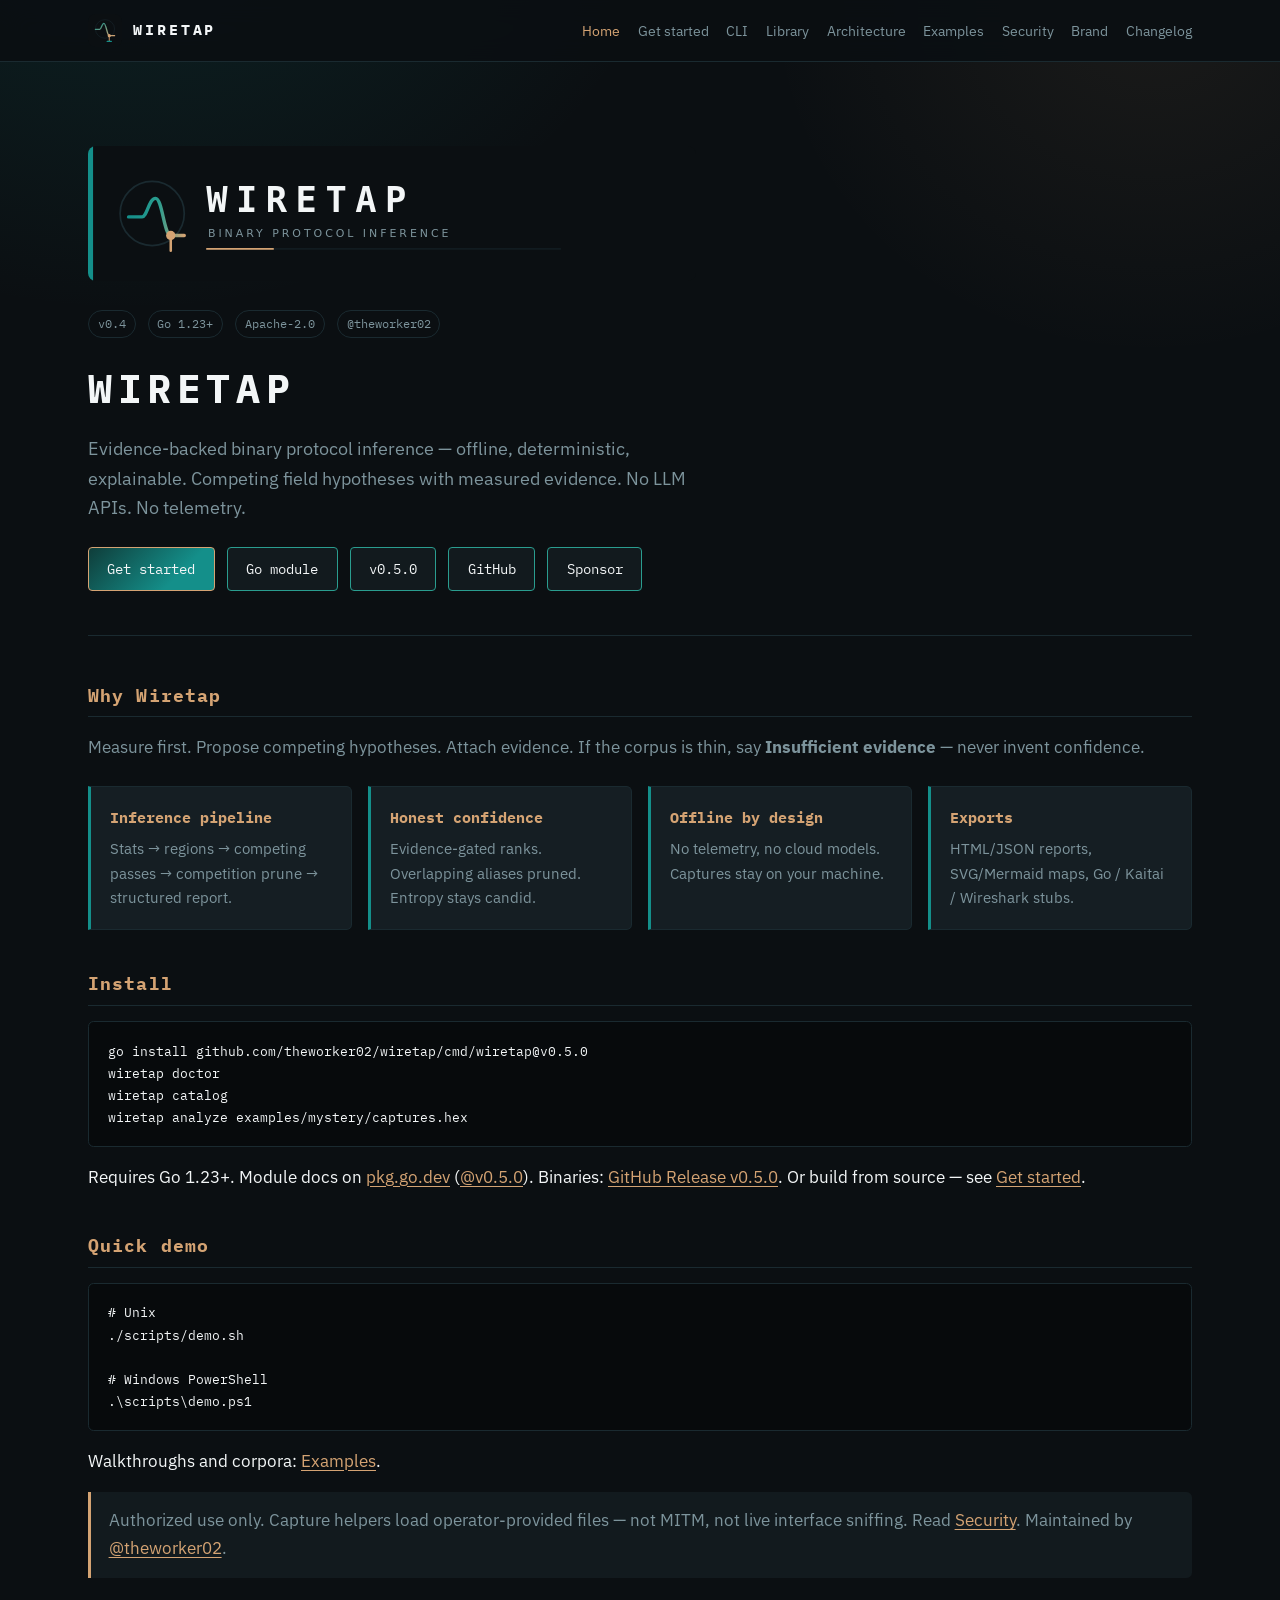
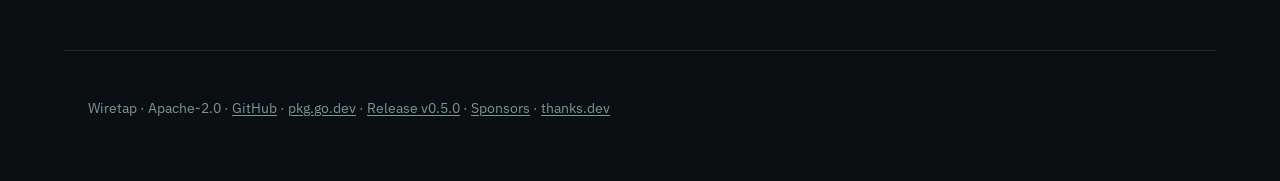
<file: docs-site/index.html>
<!DOCTYPE html>
<html lang="en">
<head>
  <meta charset="utf-8"/>
  <meta name="viewport" content="width=device-width, initial-scale=1"/>
  <title>Wiretap — evidence-backed protocol inference</title>
  <meta name="description" content="Offline, deterministic binary protocol inference by @theworker02. Competing evidence-backed field hypotheses — no LLM APIs, no telemetry."/>
  <meta property="og:title" content="Wiretap"/>
  <meta property="og:description" content="Evidence-backed binary protocol inference — offline, deterministic, explainable"/>
  <meta property="og:image" content="assets/social-preview.svg"/>
  <meta property="og:url" content="https://theworker02.github.io/wiretap/"/>
  <link rel="icon" href="assets/favicon.svg" type="image/svg+xml"/>
  <link rel="stylesheet" href="css/brand.css"/>
</head>
<body>
  <header class="site-header">
    <div class="site-header-inner">
      <a class="brand-link" href="index.html"><img src="assets/logo-mark.svg" width="32" height="32" alt=""/>WIRETAP</a>
      <nav class="nav" aria-label="Primary">
        <a href="index.html" aria-current="page">Home</a>
        <a href="get-started.html">Get started</a>
        <a href="cli.html">CLI</a>
        <a href="library.html">Library</a>
        <a href="architecture.html">Architecture</a>
        <a href="examples.html">Examples</a>
        <a href="security.html">Security</a>
        <a href="branding.html">Brand</a>
        <a href="changelog.html">Changelog</a>
      </nav>
    </div>
  </header>

  <main class="wide">
    <section class="hero">
      <img class="hero-logo" src="assets/logo.svg" alt="Wiretap"/>
      <p>
        <span class="meta-pill">v0.4</span>
        <span class="meta-pill">Go 1.23+</span>
        <span class="meta-pill">Apache-2.0</span>
        <span class="meta-pill">@theworker02</span>
      </p>
      <h1>WIRETAP</h1>
      <p class="tagline">Evidence-backed binary protocol inference — offline, deterministic, explainable. Competing field hypotheses with measured evidence. No LLM APIs. No telemetry.</p>
      <div class="cta-row">
        <a class="btn btn-primary" href="get-started.html">Get started</a>
        <a class="btn" href="https://pkg.go.dev/github.com/theworker02/wiretap">Go module</a>
        <a class="btn" href="https://github.com/theworker02/wiretap/releases/tag/v0.5.0">v0.5.0</a>
        <a class="btn" href="https://github.com/theworker02/wiretap">GitHub</a>
        <a class="btn" href="https://github.com/sponsors/theworker02">Sponsor</a>
      </div>
    </section>

    <h2>Why Wiretap</h2>
    <p class="lead">Measure first. Propose competing hypotheses. Attach evidence. If the corpus is thin, say <strong>Insufficient evidence</strong> — never invent confidence.</p>

    <div class="feature-grid">
      <div class="feature">
        <h3>Inference pipeline</h3>
        <p>Stats → regions → competing passes → competition prune → structured report.</p>
      </div>
      <div class="feature">
        <h3>Honest confidence</h3>
        <p>Evidence-gated ranks. Overlapping aliases pruned. Entropy stays candid.</p>
      </div>
      <div class="feature">
        <h3>Offline by design</h3>
        <p>No telemetry, no cloud models. Captures stay on your machine.</p>
      </div>
      <div class="feature">
        <h3>Exports</h3>
        <p>HTML/JSON reports, SVG/Mermaid maps, Go / Kaitai / Wireshark stubs.</p>
      </div>
    </div>

    <h2>Install</h2>
    <pre><code>go install github.com/theworker02/wiretap/cmd/wiretap@v0.5.0
wiretap doctor
wiretap catalog
wiretap analyze examples/mystery/captures.hex</code></pre>
    <p>
      Requires Go 1.23+. Module docs on
      <a href="https://pkg.go.dev/github.com/theworker02/wiretap">pkg.go.dev</a>
      (<a href="https://pkg.go.dev/github.com/theworker02/wiretap@v0.5.0">@v0.5.0</a>).
      Binaries:
      <a href="https://github.com/theworker02/wiretap/releases/tag/v0.5.0">GitHub Release v0.5.0</a>.
      Or build from source — see <a href="get-started.html">Get started</a>.
    </p>

    <h2>Quick demo</h2>
    <pre><code># Unix
./scripts/demo.sh

# Windows PowerShell
.\scripts\demo.ps1</code></pre>
    <p>Walkthroughs and corpora: <a href="examples.html">Examples</a>.</p>

    <div class="note">
      Authorized use only. Capture helpers load operator-provided files — not MITM, not live interface sniffing.
      Read <a href="security.html">Security</a>. Maintained by <a href="https://github.com/theworker02">@theworker02</a>.
    </div>
  </main>

  <footer class="site-footer">
    <p>
      Wiretap · Apache-2.0 ·
      <a href="https://github.com/theworker02/wiretap">GitHub</a> ·
      <a href="https://pkg.go.dev/github.com/theworker02/wiretap">pkg.go.dev</a> ·
      <a href="https://github.com/theworker02/wiretap/releases/tag/v0.5.0">Release v0.5.0</a> ·
      <a href="https://github.com/sponsors/theworker02">Sponsors</a> ·
      <a href="https://thanks.dev/u/gh/theworker02">thanks.dev</a>
    </p>
  </footer>
</body>
</html>
</file>
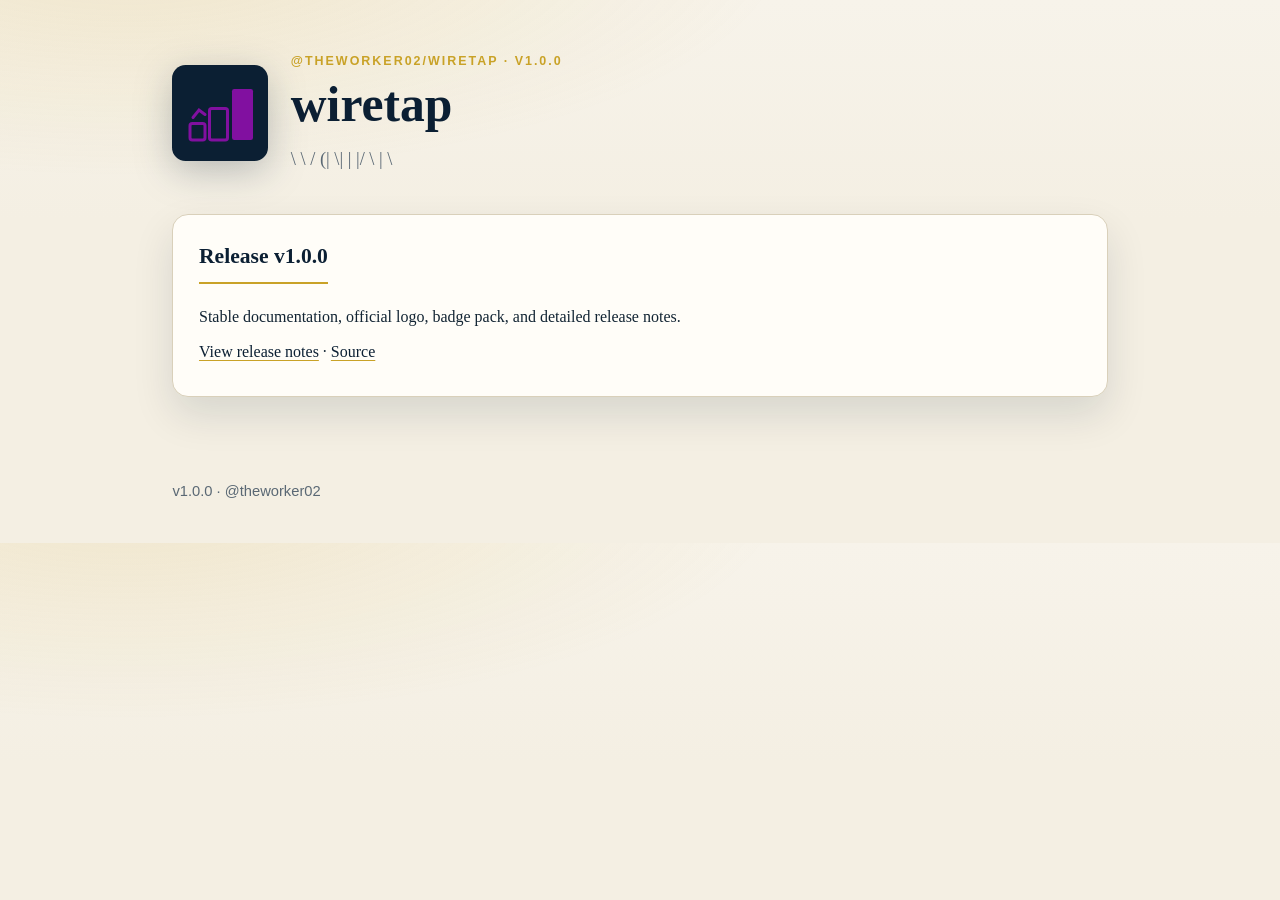
<file: docs/index.html>
<!DOCTYPE html>
<html lang="en"><head>
<meta charset="utf-8"><meta name="viewport" content="width=device-width, initial-scale=1">
<title>wiretap · v1.0.0</title>
<link rel="stylesheet" href="styles.css">
<link rel="icon" href="logo.svg" type="image/svg+xml">
</head><body>
<header class="hero">
<img src="logo.svg" alt="wiretap official logo" width="96" height="96">
<div>
<p class="kicker sans">@theworker02/wiretap · v1.0.0</p>
<h1>wiretap</h1>
<p class="lede">\ \      / (|   \| |   |/ \  |   \</p>
</div>
</header>
<main class="wrap">
<section>
<h2>Release v1.0.0</h2>
<p>Stable documentation, official logo, badge pack, and detailed release notes.</p>
<p><a href="https://github.com/theworker02/wiretap/releases/tag/v1.0.0">View release notes</a> ·
<a href="https://github.com/theworker02/wiretap">Source</a></p>
</section>
</main>
<footer class="sans">v1.0.0 · @theworker02</footer>
</body></html>
</file>
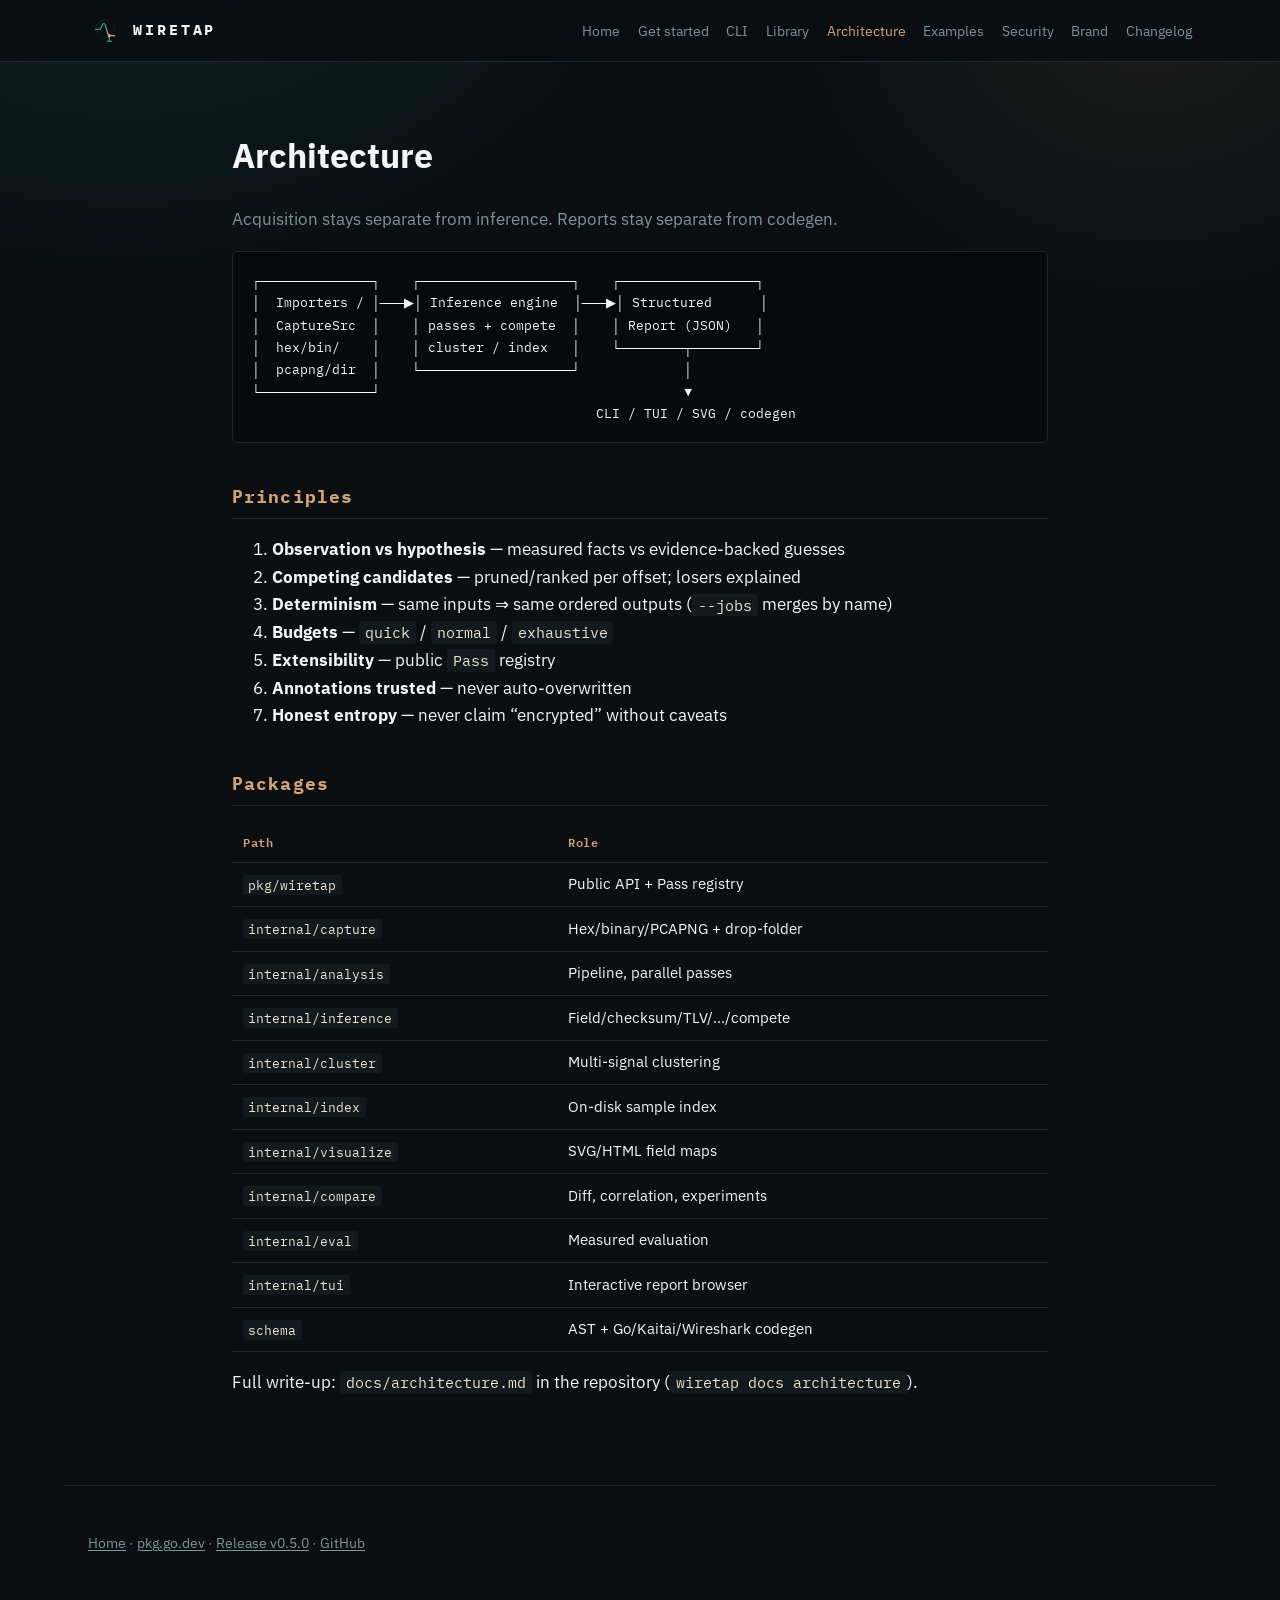
<file: docs-site/architecture.html>
<!DOCTYPE html>
<html lang="en">
<head>
  <meta charset="utf-8"/>
  <meta name="viewport" content="width=device-width, initial-scale=1"/>
  <title>Architecture — Wiretap</title>
  <link rel="icon" href="assets/favicon.svg" type="image/svg+xml"/>
  <link rel="stylesheet" href="css/brand.css"/>
</head>
<body>
  <header class="site-header">
    <div class="site-header-inner">
      <a class="brand-link" href="index.html"><img src="assets/logo-mark.svg" alt=""/>WIRETAP</a>
      <nav class="nav" aria-label="Primary">
        <a href="index.html">Home</a>
        <a href="get-started.html">Get started</a>
        <a href="cli.html">CLI</a>
        <a href="library.html">Library</a>
        <a href="architecture.html" aria-current="page">Architecture</a>
        <a href="examples.html">Examples</a>
        <a href="security.html">Security</a>
        <a href="branding.html">Brand</a>
        <a href="changelog.html">Changelog</a>
      </nav>
    </div>
  </header>

  <main>
    <h1>Architecture</h1>
    <p class="lead">Acquisition stays separate from inference. Reports stay separate from codegen.</p>

    <pre><code>┌──────────────┐    ┌───────────────────┐    ┌─────────────────┐
│  Importers / │───▶│ Inference engine  │───▶│ Structured      │
│  CaptureSrc  │    │ passes + compete  │    │ Report (JSON)   │
│  hex/bin/    │    │ cluster / index   │    └────────┬────────┘
│  pcapng/dir  │    └───────────────────┘             │
└──────────────┘                                      ▼
                                           CLI / TUI / SVG / codegen</code></pre>

    <h2>Principles</h2>
    <ol>
      <li><strong>Observation vs hypothesis</strong> — measured facts vs evidence-backed guesses</li>
      <li><strong>Competing candidates</strong> — pruned/ranked per offset; losers explained</li>
      <li><strong>Determinism</strong> — same inputs ⇒ same ordered outputs (<code>--jobs</code> merges by name)</li>
      <li><strong>Budgets</strong> — <code>quick</code> / <code>normal</code> / <code>exhaustive</code></li>
      <li><strong>Extensibility</strong> — public <code>Pass</code> registry</li>
      <li><strong>Annotations trusted</strong> — never auto-overwritten</li>
      <li><strong>Honest entropy</strong> — never claim “encrypted” without caveats</li>
    </ol>

    <h2>Packages</h2>
    <table>
      <thead>
        <tr><th>Path</th><th>Role</th></tr>
      </thead>
      <tbody>
        <tr><td><code>pkg/wiretap</code></td><td>Public API + Pass registry</td></tr>
        <tr><td><code>internal/capture</code></td><td>Hex/binary/PCAPNG + drop-folder</td></tr>
        <tr><td><code>internal/analysis</code></td><td>Pipeline, parallel passes</td></tr>
        <tr><td><code>internal/inference</code></td><td>Field/checksum/TLV/…/compete</td></tr>
        <tr><td><code>internal/cluster</code></td><td>Multi-signal clustering</td></tr>
        <tr><td><code>internal/index</code></td><td>On-disk sample index</td></tr>
        <tr><td><code>internal/visualize</code></td><td>SVG/HTML field maps</td></tr>
        <tr><td><code>internal/compare</code></td><td>Diff, correlation, experiments</td></tr>
        <tr><td><code>internal/eval</code></td><td>Measured evaluation</td></tr>
        <tr><td><code>internal/tui</code></td><td>Interactive report browser</td></tr>
        <tr><td><code>schema</code></td><td>AST + Go/Kaitai/Wireshark codegen</td></tr>
      </tbody>
    </table>

    <p>Full write-up: <code>docs/architecture.md</code> in the repository (<code>wiretap docs architecture</code>).</p>
  </main>

  <footer class="site-footer">
    <p>
      <a href="index.html">Home</a> ·
      <a href="https://pkg.go.dev/github.com/theworker02/wiretap">pkg.go.dev</a> ·
      <a href="https://github.com/theworker02/wiretap/releases/tag/v0.5.0">Release v0.5.0</a> ·
      <a href="https://github.com/theworker02/wiretap">GitHub</a>
    </p>
  </footer>
</body>
</html>
</file>
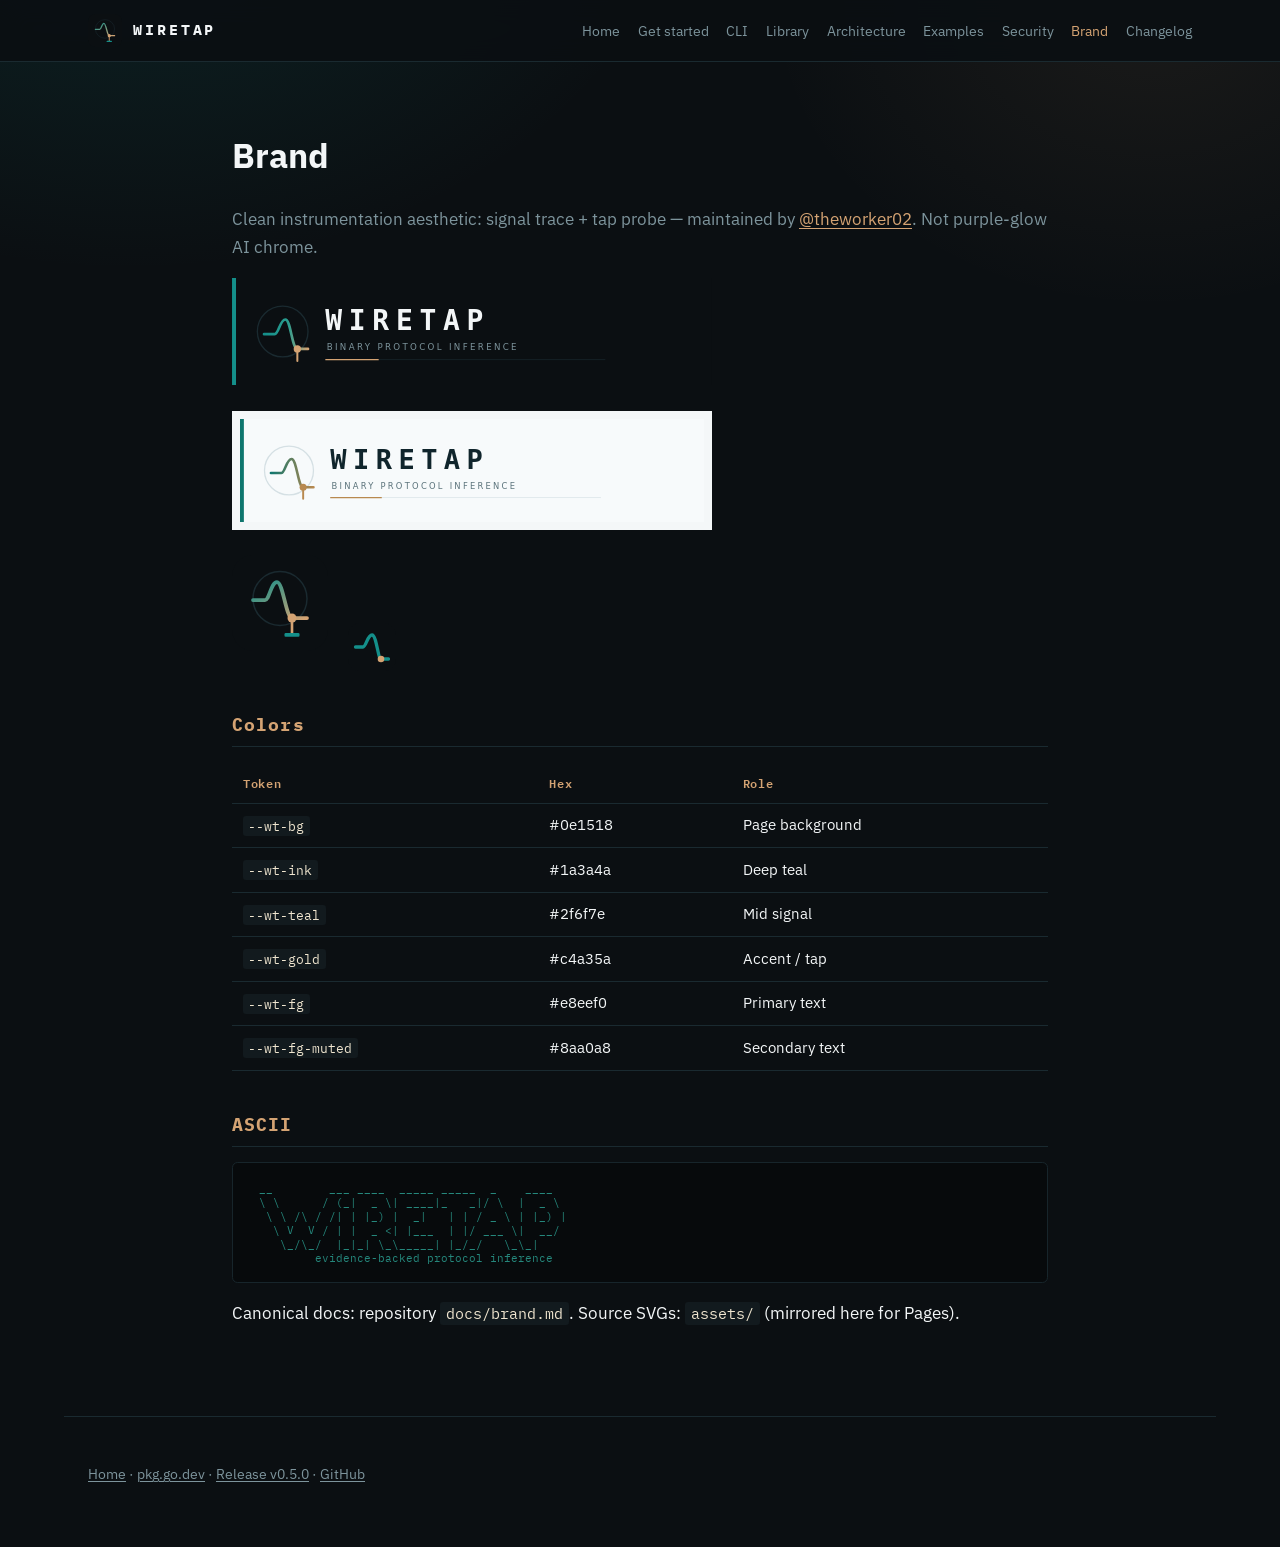
<file: docs-site/branding.html>
<!DOCTYPE html>
<html lang="en">
<head>
  <meta charset="utf-8"/>
  <meta name="viewport" content="width=device-width, initial-scale=1"/>
  <title>Brand — Wiretap</title>
  <link rel="icon" href="assets/favicon.svg" type="image/svg+xml"/>
  <link rel="stylesheet" href="css/brand.css"/>
</head>
<body>
  <header class="site-header">
    <div class="site-header-inner">
      <a class="brand-link" href="index.html"><img src="assets/logo-mark.svg" alt=""/>WIRETAP</a>
      <nav class="nav" aria-label="Primary">
        <a href="index.html">Home</a>
        <a href="get-started.html">Get started</a>
        <a href="cli.html">CLI</a>
        <a href="library.html">Library</a>
        <a href="architecture.html">Architecture</a>
        <a href="examples.html">Examples</a>
        <a href="security.html">Security</a>
        <a href="branding.html" aria-current="page">Brand</a>
        <a href="changelog.html">Changelog</a>
      </nav>
    </div>
  </header>

  <main>
    <h1>Brand</h1>
    <p class="lead">Clean instrumentation aesthetic: signal trace + tap probe — maintained by <a href="https://github.com/theworker02">@theworker02</a>. Not purple-glow AI chrome.</p>

    <p>
      <img src="assets/logo.svg" alt="Dark logo" width="480"/>
    </p>
    <p>
      <img src="assets/logo-light.svg" alt="Light logo" width="480" style="background:#f4f7f8;padding:0.5rem"/>
    </p>
    <p>
      <img src="assets/logo-mark.svg" alt="Mark" width="96"/>
      <img src="assets/favicon.svg" alt="Favicon" width="48" style="margin-left:1rem;vertical-align:middle"/>
    </p>

    <h2>Colors</h2>
    <table>
      <thead><tr><th>Token</th><th>Hex</th><th>Role</th></tr></thead>
      <tbody>
        <tr><td><code>--wt-bg</code></td><td>#0e1518</td><td>Page background</td></tr>
        <tr><td><code>--wt-ink</code></td><td>#1a3a4a</td><td>Deep teal</td></tr>
        <tr><td><code>--wt-teal</code></td><td>#2f6f7e</td><td>Mid signal</td></tr>
        <tr><td><code>--wt-gold</code></td><td>#c4a35a</td><td>Accent / tap</td></tr>
        <tr><td><code>--wt-fg</code></td><td>#e8eef0</td><td>Primary text</td></tr>
        <tr><td><code>--wt-fg-muted</code></td><td>#8aa0a8</td><td>Secondary text</td></tr>
      </tbody>
    </table>

    <h2>ASCII</h2>
    <pre class="ascii"> __        ___ ____  _____ _____  _    ____
 \ \      / (_|  _ \| ____|_   _|/ \  |  _ \
  \ \ /\ / /| | |_) |  _|   | | / _ \ | |_) |
   \ V  V / | |  _ <| |___  | |/ ___ \|  __/
    \_/\_/  |_|_| \_\_____| |_/_/   \_\_|
         evidence-backed protocol inference</pre>

    <p>Canonical docs: repository <code>docs/brand.md</code>. Source SVGs: <code>assets/</code> (mirrored here for Pages).</p>
  </main>

  <footer class="site-footer">
    <p>
      <a href="index.html">Home</a> ·
      <a href="https://pkg.go.dev/github.com/theworker02/wiretap">pkg.go.dev</a> ·
      <a href="https://github.com/theworker02/wiretap/releases/tag/v0.5.0">Release v0.5.0</a> ·
      <a href="https://github.com/theworker02/wiretap">GitHub</a>
    </p>
  </footer>
</body>
</html>
</file>
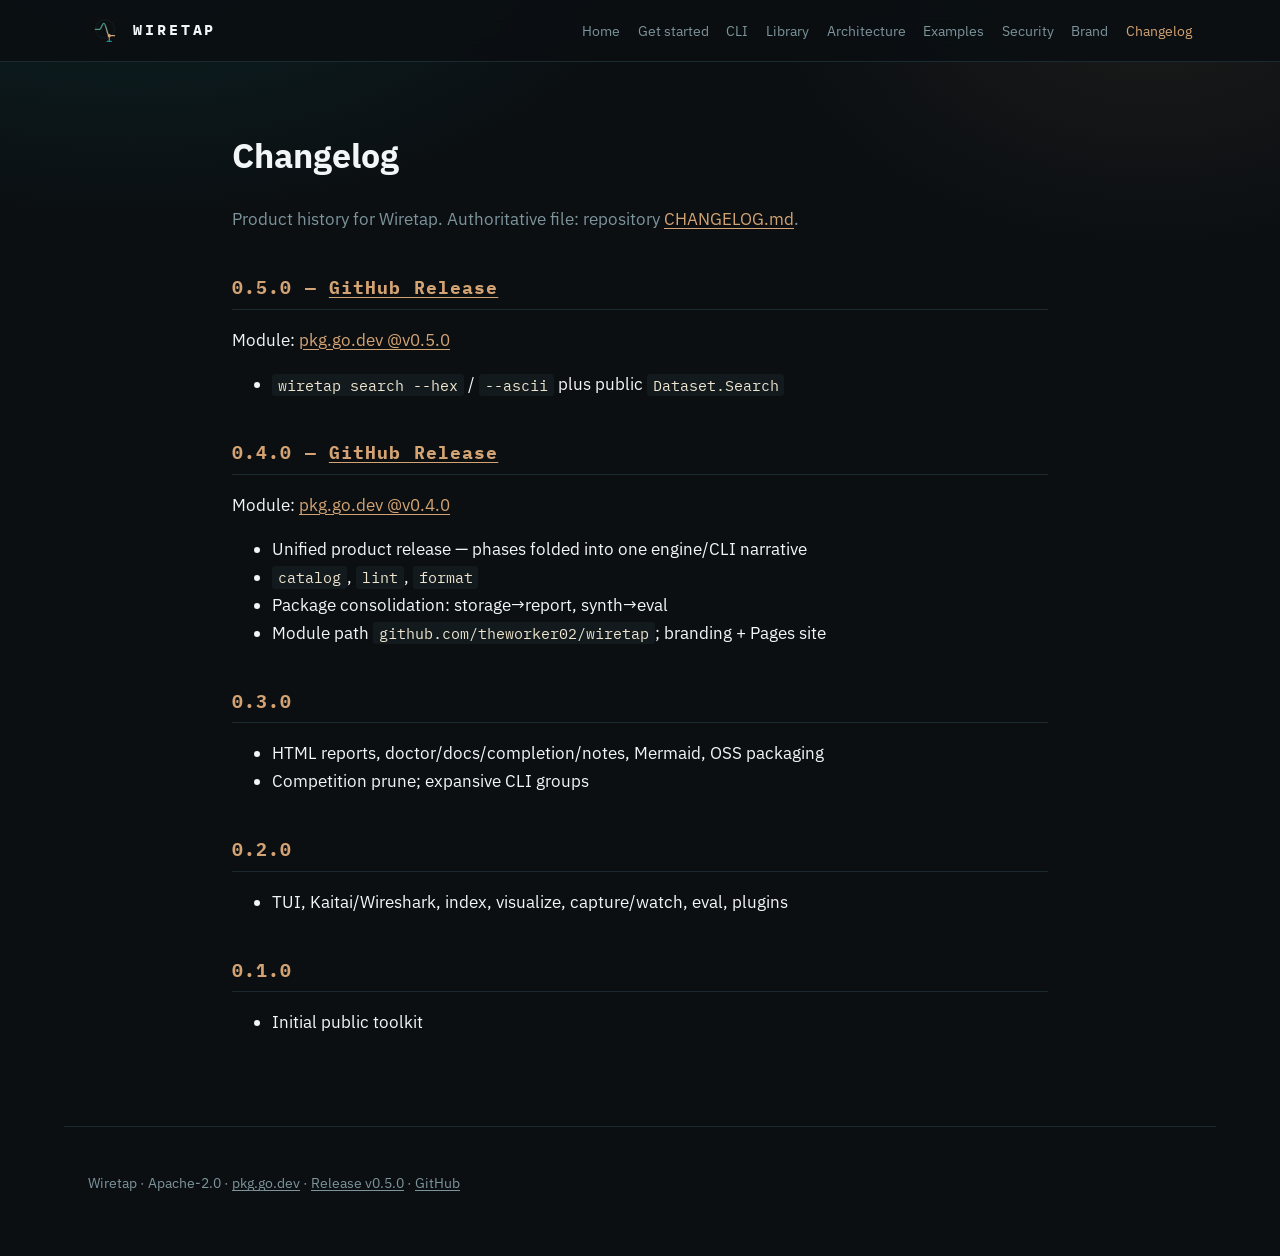
<file: docs-site/changelog.html>
<!DOCTYPE html>
<html lang="en">
<head>
  <meta charset="utf-8"/>
  <meta name="viewport" content="width=device-width, initial-scale=1"/>
  <title>Changelog — Wiretap</title>
  <link rel="icon" href="assets/favicon.svg" type="image/svg+xml"/>
  <link rel="stylesheet" href="css/brand.css"/>
</head>
<body>
  <header class="site-header">
    <div class="site-header-inner">
      <a class="brand-link" href="index.html"><img src="assets/logo-mark.svg" alt=""/>WIRETAP</a>
      <nav class="nav" aria-label="Primary">
        <a href="index.html">Home</a>
        <a href="get-started.html">Get started</a>
        <a href="cli.html">CLI</a>
        <a href="library.html">Library</a>
        <a href="architecture.html">Architecture</a>
        <a href="examples.html">Examples</a>
        <a href="security.html">Security</a>
        <a href="branding.html">Brand</a>
        <a href="changelog.html" aria-current="page">Changelog</a>
      </nav>
    </div>
  </header>

  <main>
    <h1>Changelog</h1>
    <p class="lead">Product history for Wiretap. Authoritative file: repository <a href="https://github.com/theworker02/wiretap/blob/main/CHANGELOG.md">CHANGELOG.md</a>.</p>

    <h2>0.5.0 — <a href="https://github.com/theworker02/wiretap/releases/tag/v0.5.0">GitHub Release</a></h2>
    <p>
      Module:
      <a href="https://pkg.go.dev/github.com/theworker02/wiretap@v0.5.0">pkg.go.dev @v0.5.0</a>
    </p>
    <ul>
      <li><code>wiretap search --hex</code> / <code>--ascii</code> plus public <code>Dataset.Search</code></li>
    </ul>

    <h2>0.4.0 — <a href="https://github.com/theworker02/wiretap/releases/tag/v0.4.0">GitHub Release</a></h2>
    <p>
      Module:
      <a href="https://pkg.go.dev/github.com/theworker02/wiretap@v0.4.0">pkg.go.dev @v0.4.0</a>
    </p>
    <ul>
      <li>Unified product release — phases folded into one engine/CLI narrative</li>
      <li><code>catalog</code>, <code>lint</code>, <code>format</code></li>
      <li>Package consolidation: storage→report, synth→eval</li>
      <li>Module path <code>github.com/theworker02/wiretap</code>; branding + Pages site</li>
    </ul>

    <h2>0.3.0</h2>
    <ul>
      <li>HTML reports, doctor/docs/completion/notes, Mermaid, OSS packaging</li>
      <li>Competition prune; expansive CLI groups</li>
    </ul>

    <h2>0.2.0</h2>
    <ul>
      <li>TUI, Kaitai/Wireshark, index, visualize, capture/watch, eval, plugins</li>
    </ul>

    <h2>0.1.0</h2>
    <ul>
      <li>Initial public toolkit</li>
    </ul>
  </main>

  <footer class="site-footer">
    <p>
      Wiretap · Apache-2.0 ·
      <a href="https://pkg.go.dev/github.com/theworker02/wiretap">pkg.go.dev</a> ·
      <a href="https://github.com/theworker02/wiretap/releases/tag/v0.5.0">Release v0.5.0</a> ·
      <a href="https://github.com/theworker02/wiretap">GitHub</a>
    </p>
  </footer>
</body>
</html>
</file>
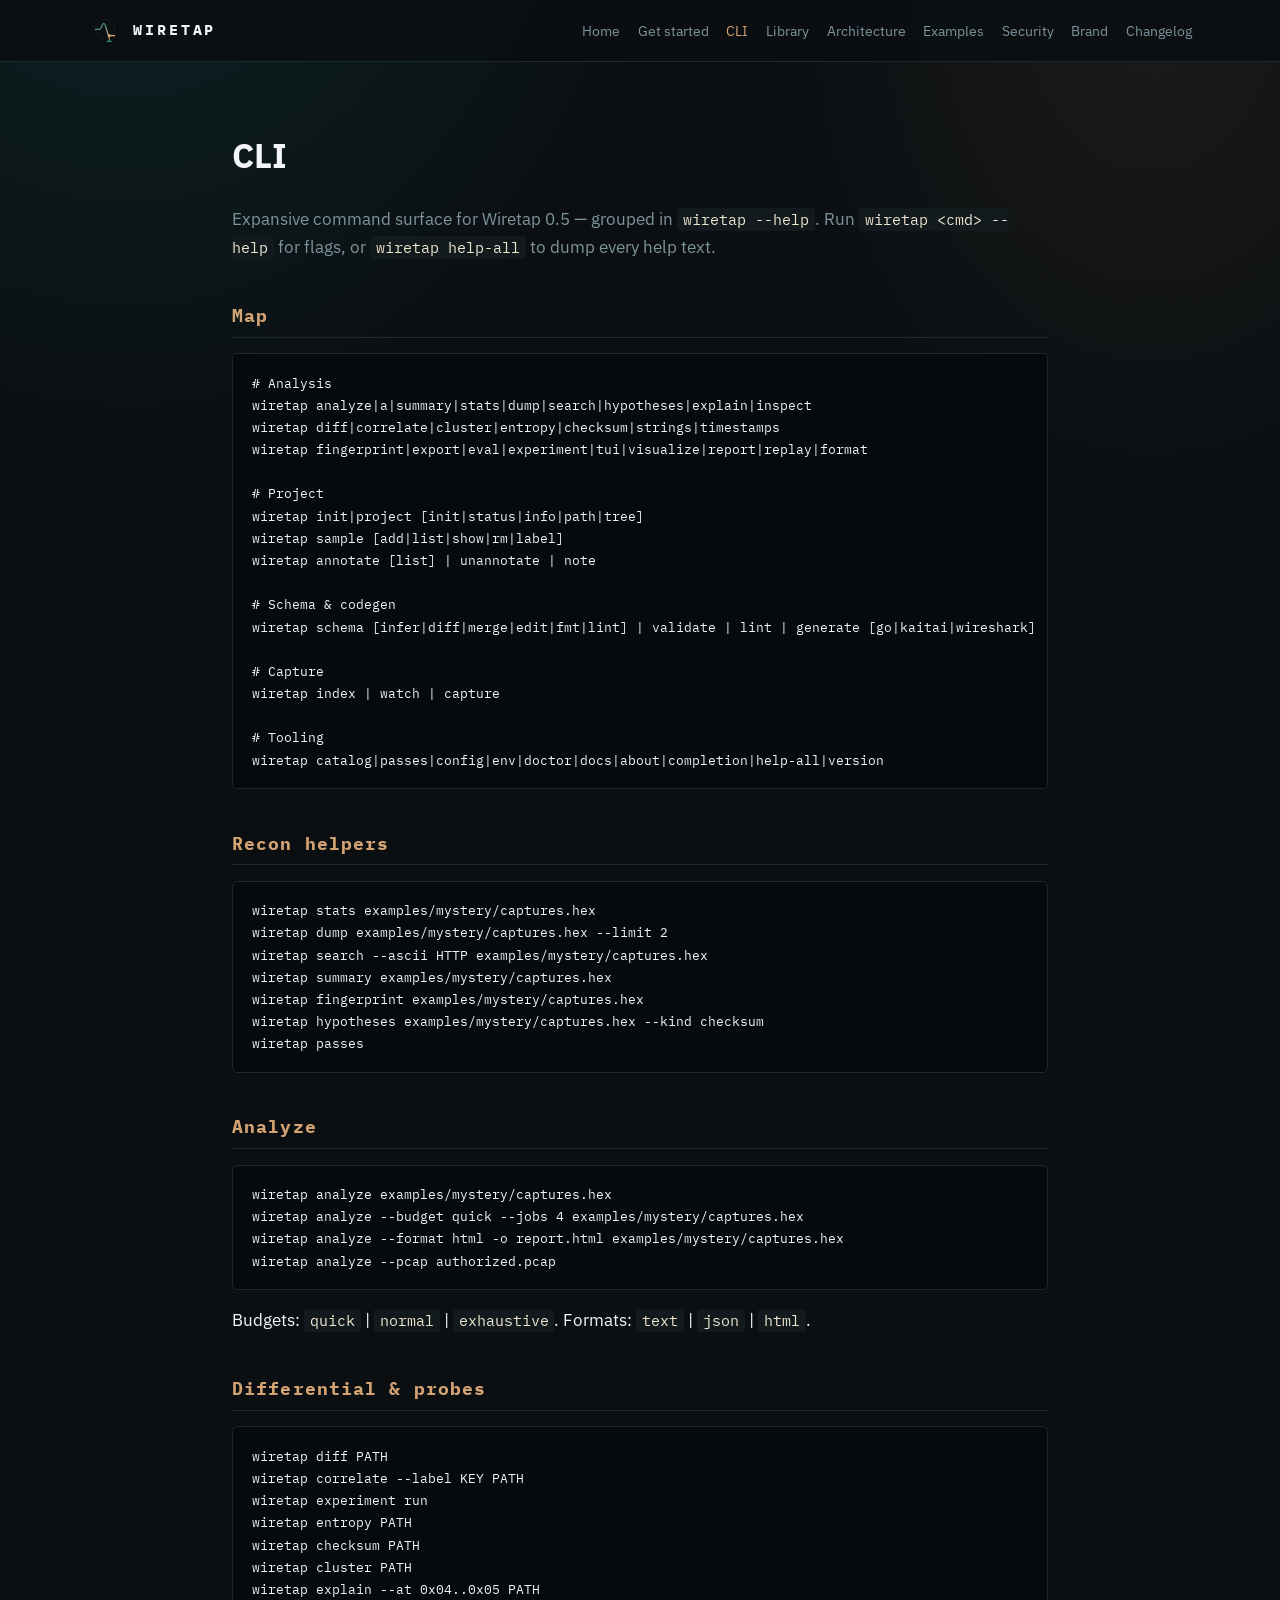
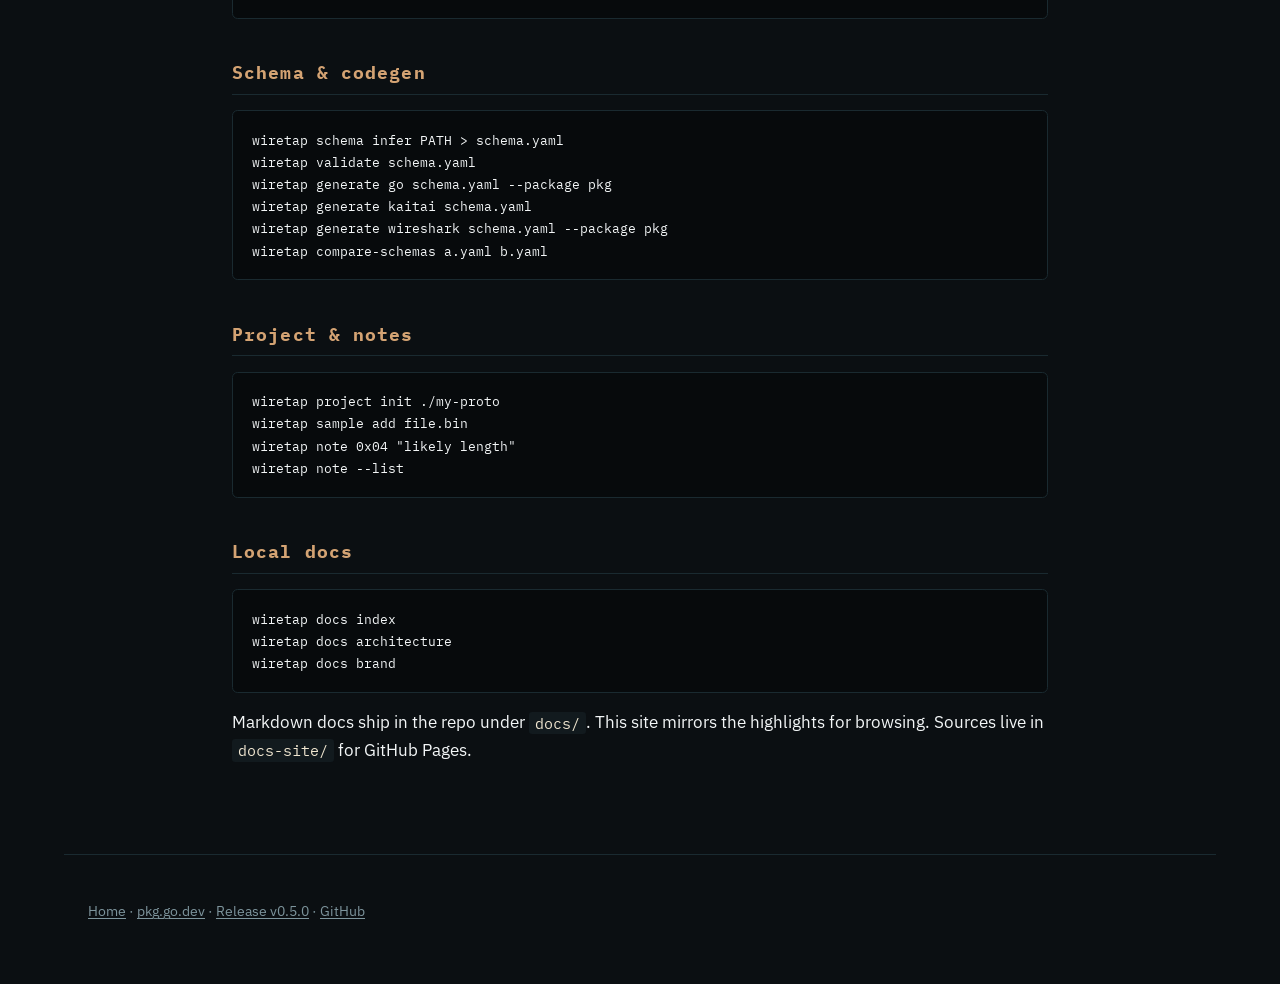
<file: docs-site/cli.html>
<!DOCTYPE html>
<html lang="en">
<head>
  <meta charset="utf-8"/>
  <meta name="viewport" content="width=device-width, initial-scale=1"/>
  <title>CLI — Wiretap</title>
  <link rel="icon" href="assets/favicon.svg" type="image/svg+xml"/>
  <link rel="stylesheet" href="css/brand.css"/>
</head>
<body>
  <header class="site-header">
    <div class="site-header-inner">
      <a class="brand-link" href="index.html"><img src="assets/logo-mark.svg" alt=""/>WIRETAP</a>
      <nav class="nav" aria-label="Primary">
        <a href="index.html">Home</a>
        <a href="get-started.html">Get started</a>
        <a href="cli.html" aria-current="page">CLI</a>
        <a href="library.html">Library</a>
        <a href="architecture.html">Architecture</a>
        <a href="examples.html">Examples</a>
        <a href="security.html">Security</a>
        <a href="branding.html">Brand</a>
        <a href="changelog.html">Changelog</a>
      </nav>
    </div>
  </header>

  <main>
    <h1>CLI</h1>
    <p class="lead">Expansive command surface for Wiretap 0.5 — grouped in <code>wiretap --help</code>. Run <code>wiretap &lt;cmd&gt; --help</code> for flags, or <code>wiretap help-all</code> to dump every help text.</p>

    <h2>Map</h2>
    <pre><code># Analysis
wiretap analyze|a|summary|stats|dump|search|hypotheses|explain|inspect
wiretap diff|correlate|cluster|entropy|checksum|strings|timestamps
wiretap fingerprint|export|eval|experiment|tui|visualize|report|replay|format

# Project
wiretap init|project [init|status|info|path|tree]
wiretap sample [add|list|show|rm|label]
wiretap annotate [list] | unannotate | note

# Schema &amp; codegen
wiretap schema [infer|diff|merge|edit|fmt|lint] | validate | lint | generate [go|kaitai|wireshark]

# Capture
wiretap index | watch | capture

# Tooling
wiretap catalog|passes|config|env|doctor|docs|about|completion|help-all|version</code></pre>

    <h2>Recon helpers</h2>
    <pre><code>wiretap stats examples/mystery/captures.hex
wiretap dump examples/mystery/captures.hex --limit 2
wiretap search --ascii HTTP examples/mystery/captures.hex
wiretap summary examples/mystery/captures.hex
wiretap fingerprint examples/mystery/captures.hex
wiretap hypotheses examples/mystery/captures.hex --kind checksum
wiretap passes</code></pre>

    <h2>Analyze</h2>
    <pre><code>wiretap analyze examples/mystery/captures.hex
wiretap analyze --budget quick --jobs 4 examples/mystery/captures.hex
wiretap analyze --format html -o report.html examples/mystery/captures.hex
wiretap analyze --pcap authorized.pcap</code></pre>
    <p>Budgets: <code>quick</code> | <code>normal</code> | <code>exhaustive</code>. Formats: <code>text</code> | <code>json</code> | <code>html</code>.</p>

    <h2>Differential &amp; probes</h2>
    <pre><code>wiretap diff PATH
wiretap correlate --label KEY PATH
wiretap experiment run
wiretap entropy PATH
wiretap checksum PATH
wiretap cluster PATH
wiretap explain --at 0x04..0x05 PATH</code></pre>

    <h2>Schema &amp; codegen</h2>
    <pre><code>wiretap schema infer PATH &gt; schema.yaml
wiretap validate schema.yaml
wiretap generate go schema.yaml --package pkg
wiretap generate kaitai schema.yaml
wiretap generate wireshark schema.yaml --package pkg
wiretap compare-schemas a.yaml b.yaml</code></pre>

    <h2>Project &amp; notes</h2>
    <pre><code>wiretap project init ./my-proto
wiretap sample add file.bin
wiretap note 0x04 "likely length"
wiretap note --list</code></pre>

    <h2>Local docs</h2>
    <pre><code>wiretap docs index
wiretap docs architecture
wiretap docs brand</code></pre>
    <p>Markdown docs ship in the repo under <code>docs/</code>. This site mirrors the highlights for browsing. Sources live in <code>docs-site/</code> for GitHub Pages.</p>
  </main>

  <footer class="site-footer">
    <p>
      <a href="index.html">Home</a> ·
      <a href="https://pkg.go.dev/github.com/theworker02/wiretap">pkg.go.dev</a> ·
      <a href="https://github.com/theworker02/wiretap/releases/tag/v0.5.0">Release v0.5.0</a> ·
      <a href="https://github.com/theworker02/wiretap">GitHub</a>
    </p>
  </footer>
</body>
</html>
</file>
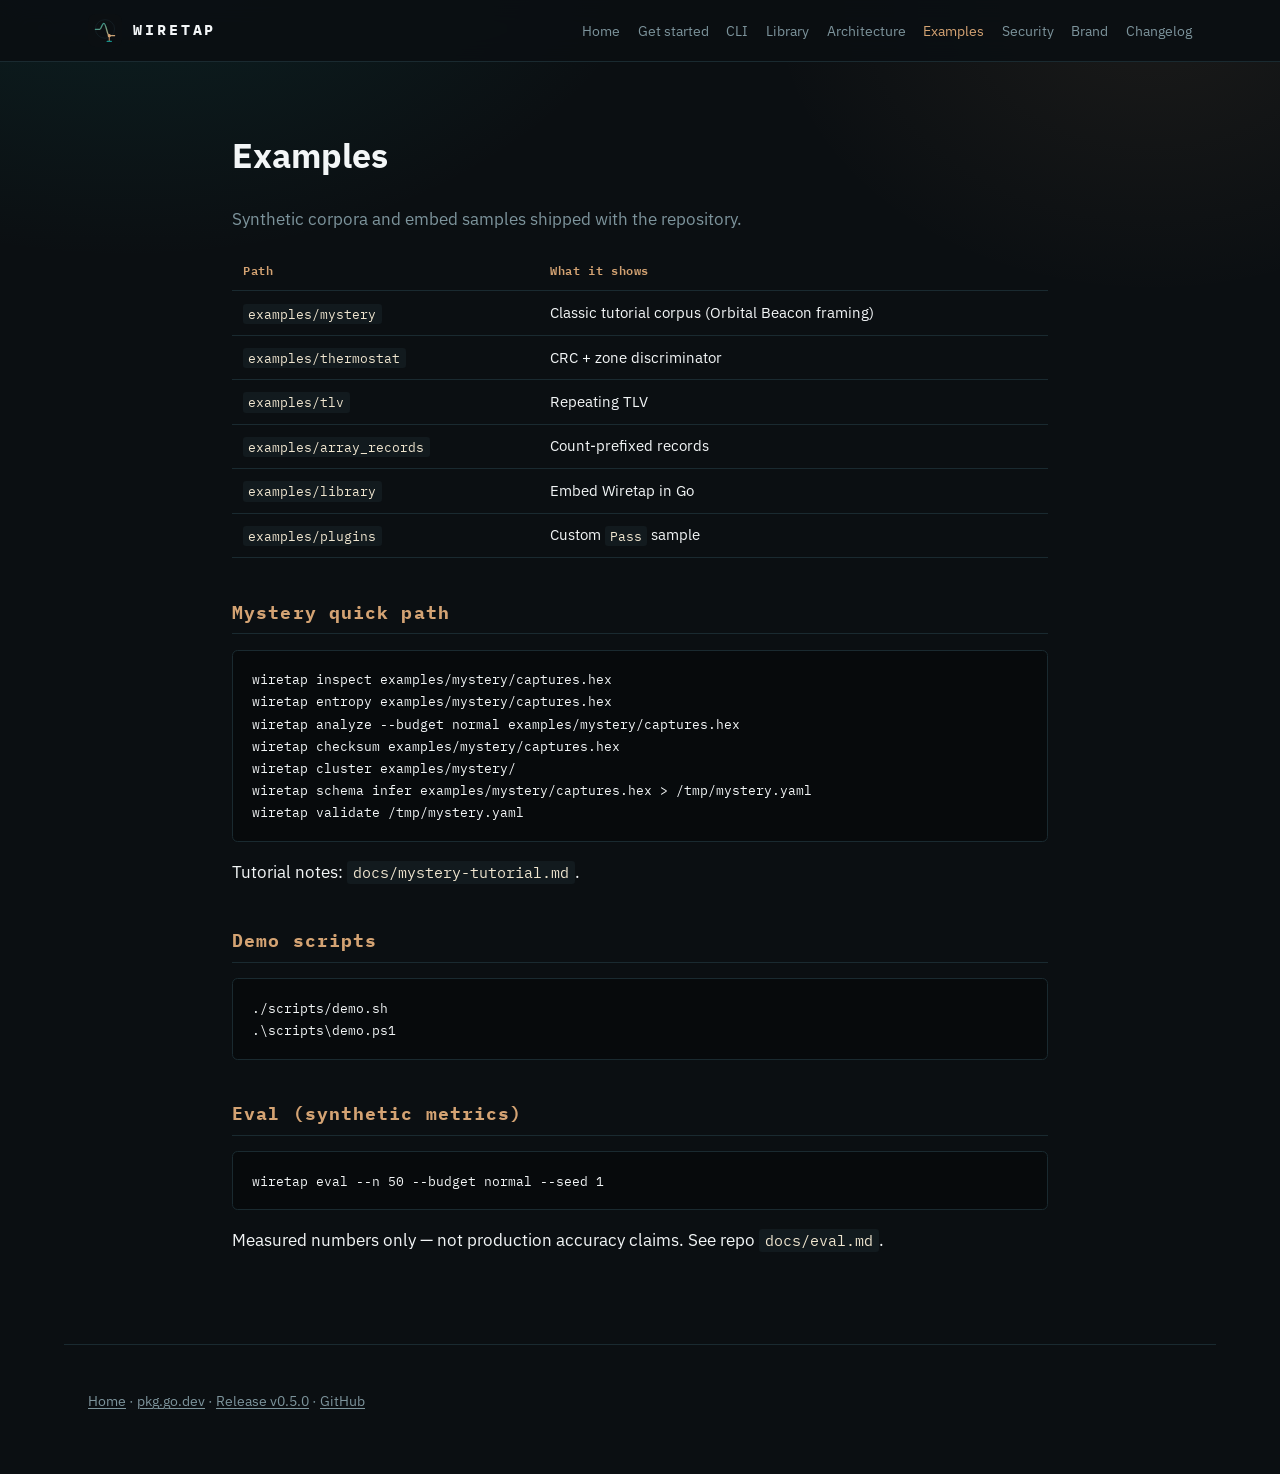
<file: docs-site/examples.html>
<!DOCTYPE html>
<html lang="en">
<head>
  <meta charset="utf-8"/>
  <meta name="viewport" content="width=device-width, initial-scale=1"/>
  <title>Examples — Wiretap</title>
  <link rel="icon" href="assets/favicon.svg" type="image/svg+xml"/>
  <link rel="stylesheet" href="css/brand.css"/>
</head>
<body>
  <header class="site-header">
    <div class="site-header-inner">
      <a class="brand-link" href="index.html"><img src="assets/logo-mark.svg" alt=""/>WIRETAP</a>
      <nav class="nav" aria-label="Primary">
        <a href="index.html">Home</a>
        <a href="get-started.html">Get started</a>
        <a href="cli.html">CLI</a>
        <a href="library.html">Library</a>
        <a href="architecture.html">Architecture</a>
        <a href="examples.html" aria-current="page">Examples</a>
        <a href="security.html">Security</a>
        <a href="branding.html">Brand</a>
        <a href="changelog.html">Changelog</a>
      </nav>
    </div>
  </header>

  <main>
    <h1>Examples</h1>
    <p class="lead">Synthetic corpora and embed samples shipped with the repository.</p>

    <table>
      <thead>
        <tr><th>Path</th><th>What it shows</th></tr>
      </thead>
      <tbody>
        <tr><td><code>examples/mystery</code></td><td>Classic tutorial corpus (Orbital Beacon framing)</td></tr>
        <tr><td><code>examples/thermostat</code></td><td>CRC + zone discriminator</td></tr>
        <tr><td><code>examples/tlv</code></td><td>Repeating TLV</td></tr>
        <tr><td><code>examples/array_records</code></td><td>Count-prefixed records</td></tr>
        <tr><td><code>examples/library</code></td><td>Embed Wiretap in Go</td></tr>
        <tr><td><code>examples/plugins</code></td><td>Custom <code>Pass</code> sample</td></tr>
      </tbody>
    </table>

    <h2>Mystery quick path</h2>
    <pre><code>wiretap inspect examples/mystery/captures.hex
wiretap entropy examples/mystery/captures.hex
wiretap analyze --budget normal examples/mystery/captures.hex
wiretap checksum examples/mystery/captures.hex
wiretap cluster examples/mystery/
wiretap schema infer examples/mystery/captures.hex &gt; /tmp/mystery.yaml
wiretap validate /tmp/mystery.yaml</code></pre>
    <p>Tutorial notes: <code>docs/mystery-tutorial.md</code>.</p>

    <h2>Demo scripts</h2>
    <pre><code>./scripts/demo.sh
.\scripts\demo.ps1</code></pre>

    <h2>Eval (synthetic metrics)</h2>
    <pre><code>wiretap eval --n 50 --budget normal --seed 1</code></pre>
    <p>Measured numbers only — not production accuracy claims. See repo <code>docs/eval.md</code>.</p>
  </main>

  <footer class="site-footer">
    <p>
      <a href="index.html">Home</a> ·
      <a href="https://pkg.go.dev/github.com/theworker02/wiretap">pkg.go.dev</a> ·
      <a href="https://github.com/theworker02/wiretap/releases/tag/v0.5.0">Release v0.5.0</a> ·
      <a href="https://github.com/theworker02/wiretap">GitHub</a>
    </p>
  </footer>
</body>
</html>
</file>
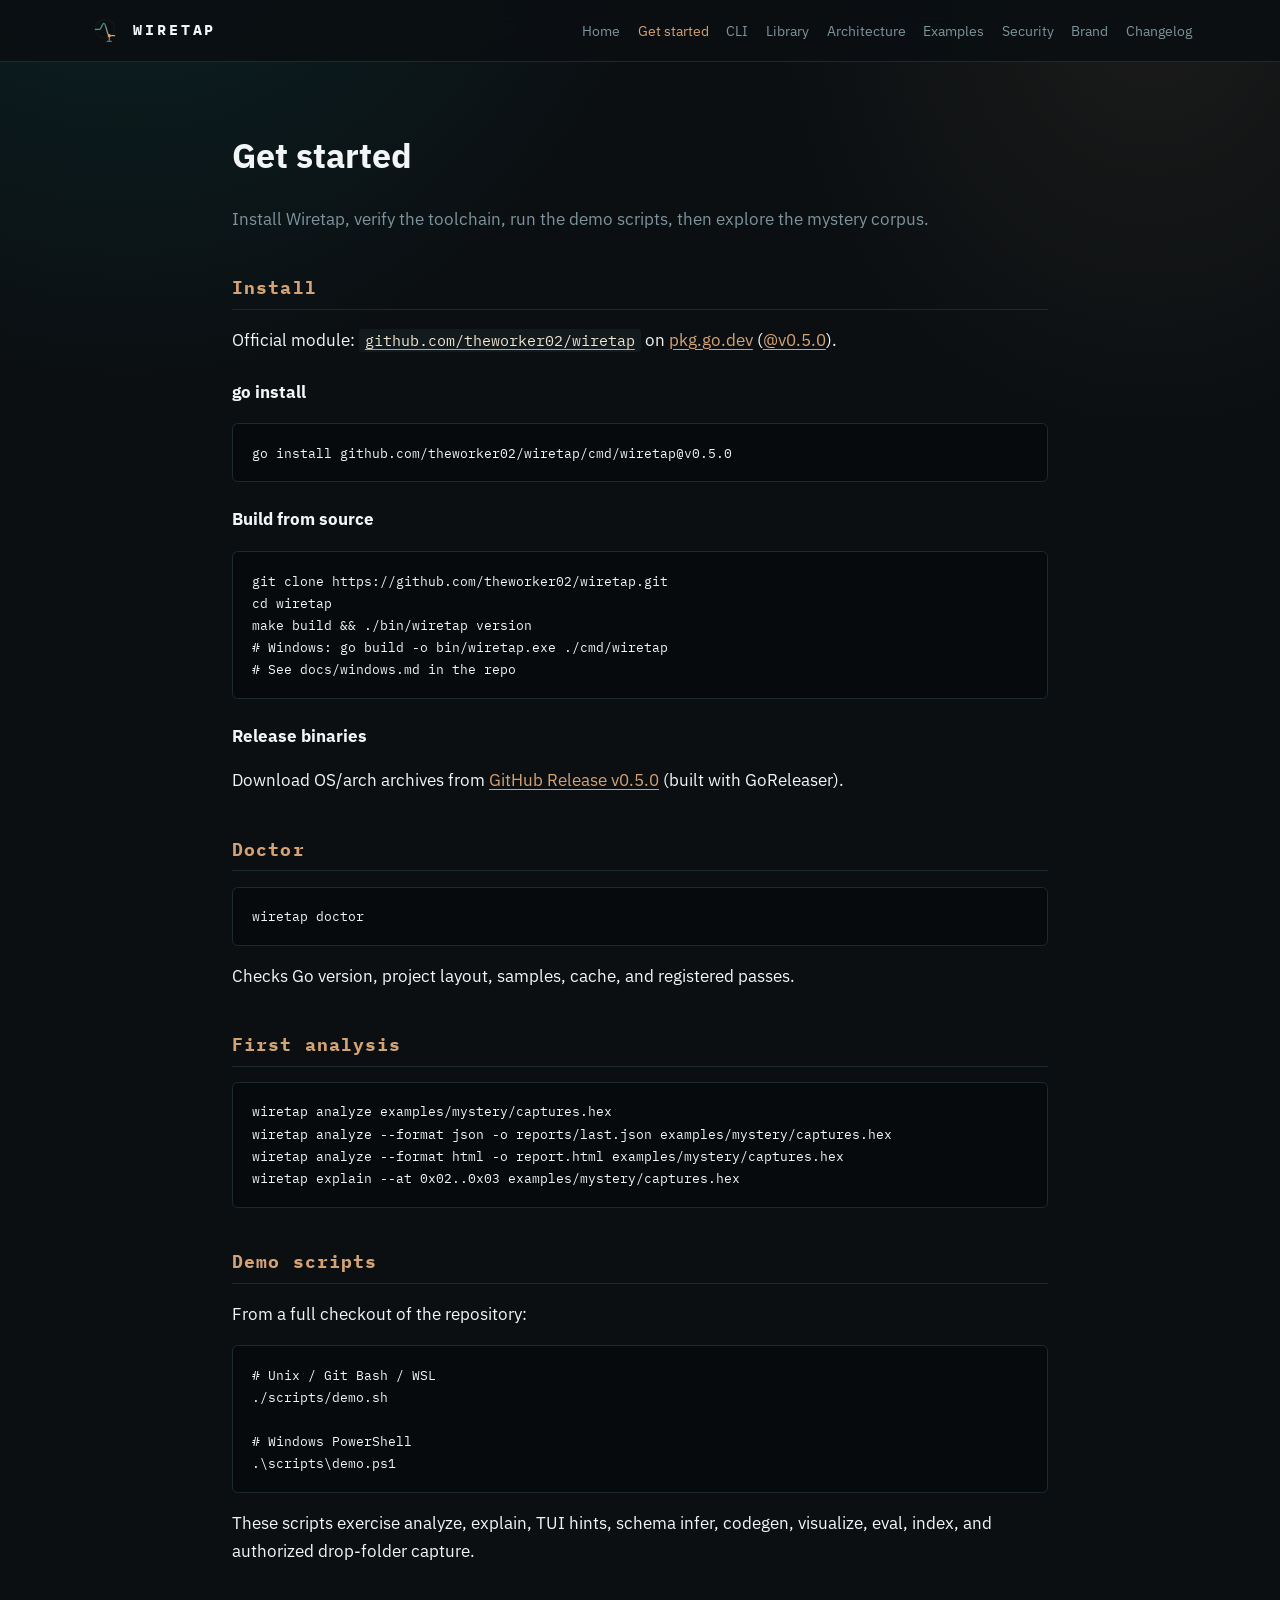
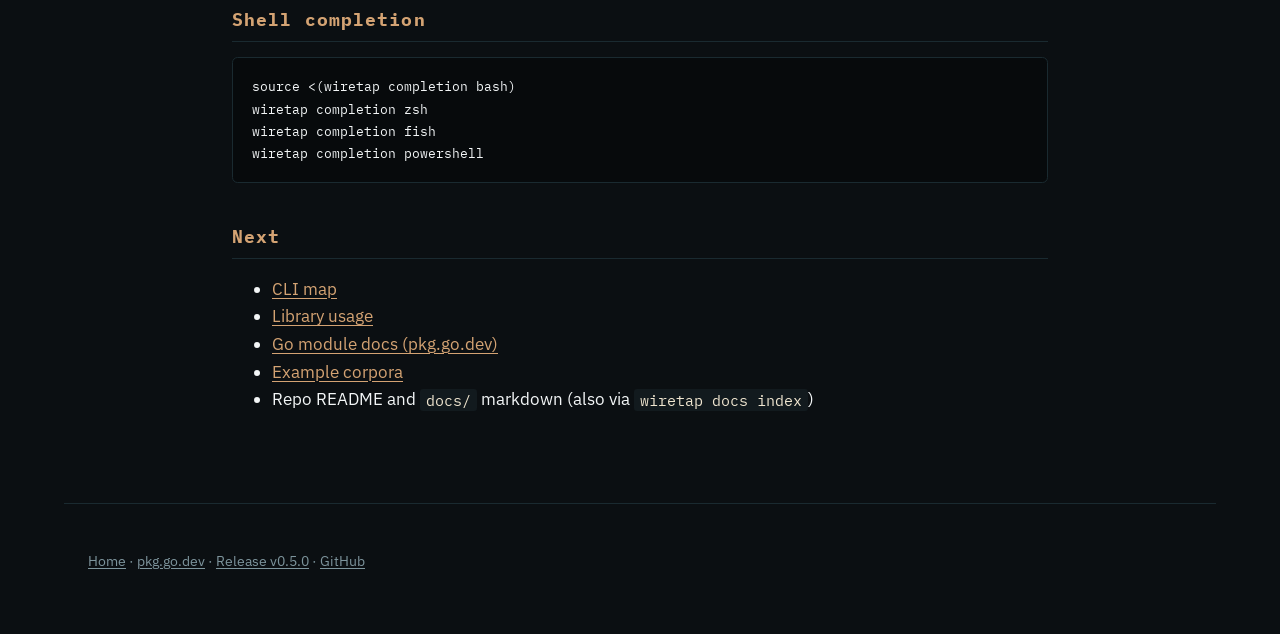
<file: docs-site/get-started.html>
<!DOCTYPE html>
<html lang="en">
<head>
  <meta charset="utf-8"/>
  <meta name="viewport" content="width=device-width, initial-scale=1"/>
  <title>Get started — Wiretap</title>
  <link rel="icon" href="assets/favicon.svg" type="image/svg+xml"/>
  <link rel="stylesheet" href="css/brand.css"/>
</head>
<body>
  <header class="site-header">
    <div class="site-header-inner">
      <a class="brand-link" href="index.html"><img src="assets/logo-mark.svg" alt=""/>WIRETAP</a>
      <nav class="nav" aria-label="Primary">
        <a href="index.html">Home</a>
        <a href="get-started.html" aria-current="page">Get started</a>
        <a href="cli.html">CLI</a>
        <a href="library.html">Library</a>
        <a href="architecture.html">Architecture</a>
        <a href="examples.html">Examples</a>
        <a href="security.html">Security</a>
        <a href="branding.html">Brand</a>
        <a href="changelog.html">Changelog</a>
      </nav>
    </div>
  </header>

  <main>
    <h1>Get started</h1>
    <p class="lead">Install Wiretap, verify the toolchain, run the demo scripts, then explore the mystery corpus.</p>

    <h2>Install</h2>
    <p>
      Official module:
      <a href="https://pkg.go.dev/github.com/theworker02/wiretap"><code>github.com/theworker02/wiretap</code></a>
      on <a href="https://pkg.go.dev/github.com/theworker02/wiretap">pkg.go.dev</a>
      (<a href="https://pkg.go.dev/github.com/theworker02/wiretap@v0.5.0">@v0.5.0</a>).
    </p>

    <h3>go install</h3>
    <pre><code>go install github.com/theworker02/wiretap/cmd/wiretap@v0.5.0</code></pre>

    <h3>Build from source</h3>
    <pre><code>git clone https://github.com/theworker02/wiretap.git
cd wiretap
make build &amp;&amp; ./bin/wiretap version
# Windows: go build -o bin/wiretap.exe ./cmd/wiretap
# See docs/windows.md in the repo</code></pre>

    <h3>Release binaries</h3>
    <p>
      Download OS/arch archives from
      <a href="https://github.com/theworker02/wiretap/releases/tag/v0.5.0">GitHub Release v0.5.0</a>
      (built with GoReleaser).
    </p>

    <h2>Doctor</h2>
    <pre><code>wiretap doctor</code></pre>
    <p>Checks Go version, project layout, samples, cache, and registered passes.</p>

    <h2>First analysis</h2>
    <pre><code>wiretap analyze examples/mystery/captures.hex
wiretap analyze --format json -o reports/last.json examples/mystery/captures.hex
wiretap analyze --format html -o report.html examples/mystery/captures.hex
wiretap explain --at 0x02..0x03 examples/mystery/captures.hex</code></pre>

    <h2>Demo scripts</h2>
    <p>From a full checkout of the repository:</p>
    <pre><code># Unix / Git Bash / WSL
./scripts/demo.sh

# Windows PowerShell
.\scripts\demo.ps1</code></pre>
    <p>These scripts exercise analyze, explain, TUI hints, schema infer, codegen, visualize, eval, index, and authorized drop-folder capture.</p>

    <h2>Shell completion</h2>
    <pre><code>source &lt;(wiretap completion bash)
wiretap completion zsh
wiretap completion fish
wiretap completion powershell</code></pre>

    <h2>Next</h2>
    <ul>
      <li><a href="cli.html">CLI map</a></li>
      <li><a href="library.html">Library usage</a></li>
      <li><a href="https://pkg.go.dev/github.com/theworker02/wiretap">Go module docs (pkg.go.dev)</a></li>
      <li><a href="examples.html">Example corpora</a></li>
      <li>Repo README and <code>docs/</code> markdown (also via <code>wiretap docs index</code>)</li>
    </ul>
  </main>

  <footer class="site-footer">
    <p>
      <a href="index.html">Home</a> ·
      <a href="https://pkg.go.dev/github.com/theworker02/wiretap">pkg.go.dev</a> ·
      <a href="https://github.com/theworker02/wiretap/releases/tag/v0.5.0">Release v0.5.0</a> ·
      <a href="https://github.com/theworker02/wiretap">GitHub</a>
    </p>
  </footer>
</body>
</html>
</file>
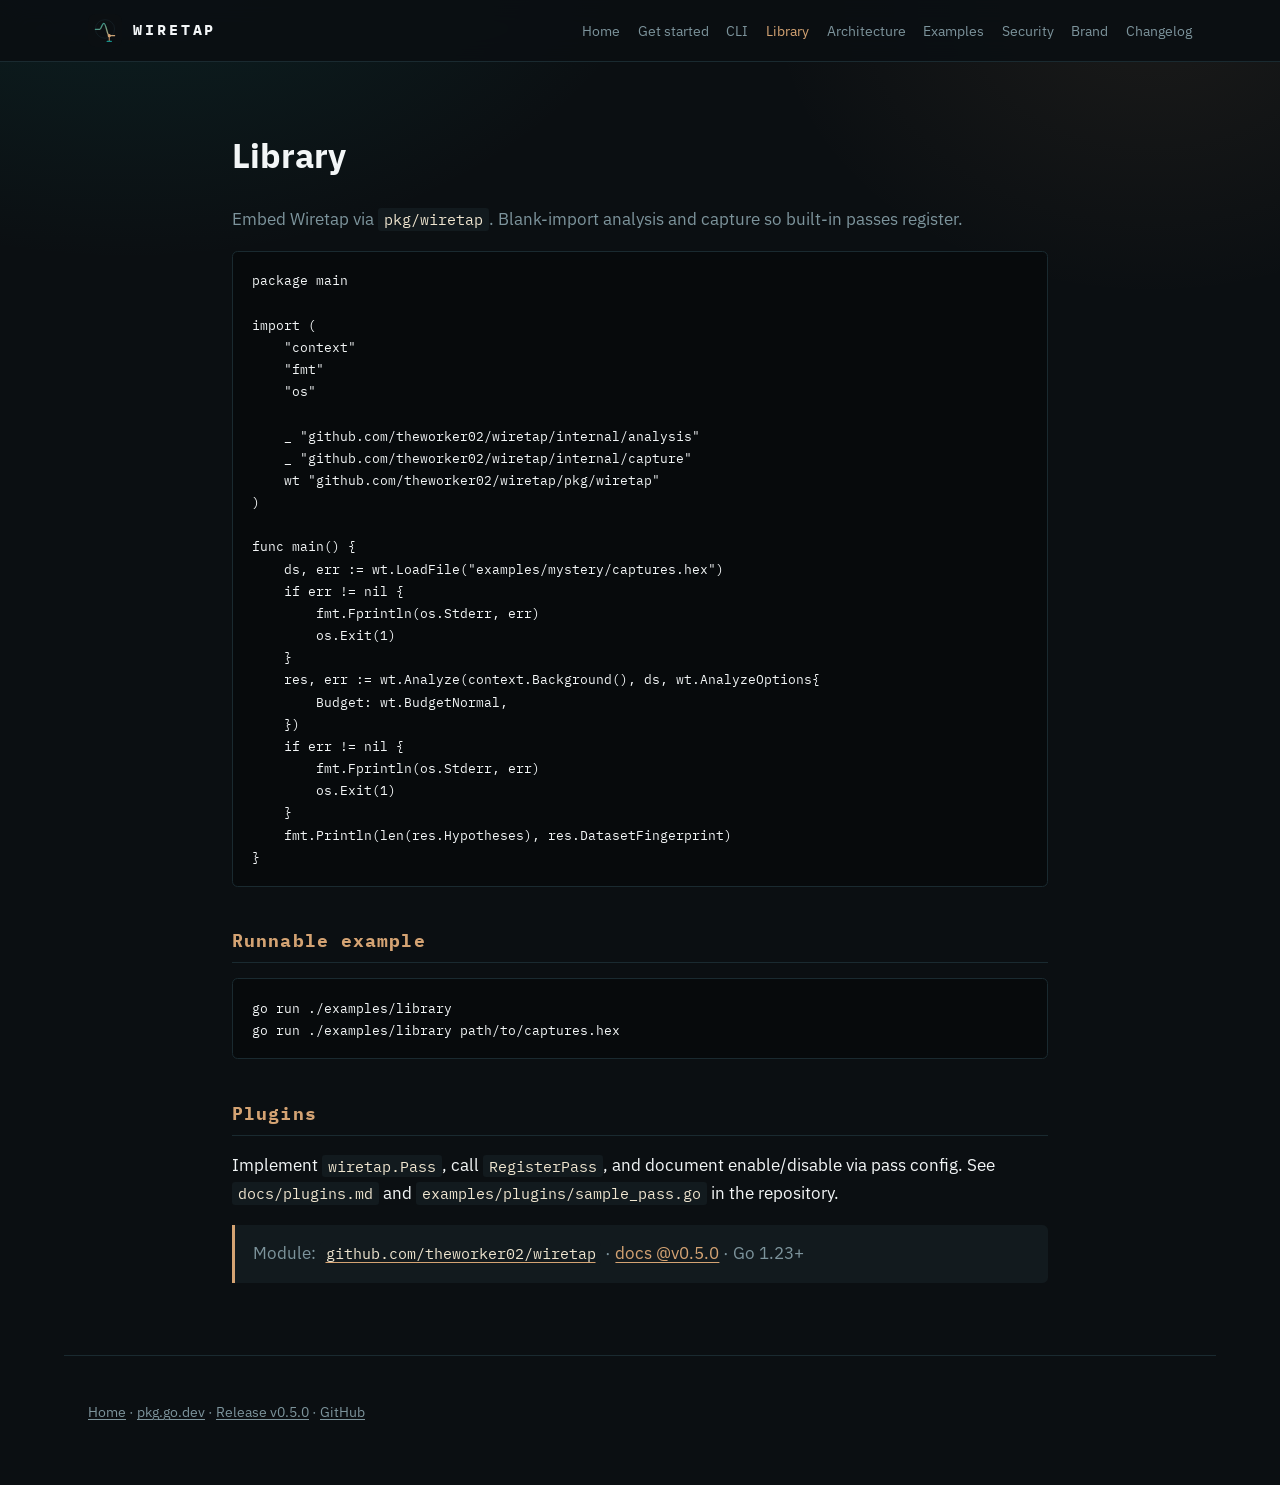
<file: docs-site/library.html>
<!DOCTYPE html>
<html lang="en">
<head>
  <meta charset="utf-8"/>
  <meta name="viewport" content="width=device-width, initial-scale=1"/>
  <title>Library — Wiretap</title>
  <link rel="icon" href="assets/favicon.svg" type="image/svg+xml"/>
  <link rel="stylesheet" href="css/brand.css"/>
</head>
<body>
  <header class="site-header">
    <div class="site-header-inner">
      <a class="brand-link" href="index.html"><img src="assets/logo-mark.svg" alt=""/>WIRETAP</a>
      <nav class="nav" aria-label="Primary">
        <a href="index.html">Home</a>
        <a href="get-started.html">Get started</a>
        <a href="cli.html">CLI</a>
        <a href="library.html" aria-current="page">Library</a>
        <a href="architecture.html">Architecture</a>
        <a href="examples.html">Examples</a>
        <a href="security.html">Security</a>
        <a href="branding.html">Brand</a>
        <a href="changelog.html">Changelog</a>
      </nav>
    </div>
  </header>

  <main>
    <h1>Library</h1>
    <p class="lead">Embed Wiretap via <code>pkg/wiretap</code>. Blank-import analysis and capture so built-in passes register.</p>

    <pre><code>package main

import (
    "context"
    "fmt"
    "os"

    _ "github.com/theworker02/wiretap/internal/analysis"
    _ "github.com/theworker02/wiretap/internal/capture"
    wt "github.com/theworker02/wiretap/pkg/wiretap"
)

func main() {
    ds, err := wt.LoadFile("examples/mystery/captures.hex")
    if err != nil {
        fmt.Fprintln(os.Stderr, err)
        os.Exit(1)
    }
    res, err := wt.Analyze(context.Background(), ds, wt.AnalyzeOptions{
        Budget: wt.BudgetNormal,
    })
    if err != nil {
        fmt.Fprintln(os.Stderr, err)
        os.Exit(1)
    }
    fmt.Println(len(res.Hypotheses), res.DatasetFingerprint)
}</code></pre>

    <h2>Runnable example</h2>
    <pre><code>go run ./examples/library
go run ./examples/library path/to/captures.hex</code></pre>

    <h2>Plugins</h2>
    <p>Implement <code>wiretap.Pass</code>, call <code>RegisterPass</code>, and document enable/disable via pass config.
    See <code>docs/plugins.md</code> and <code>examples/plugins/sample_pass.go</code> in the repository.</p>

    <div class="note">
      Module:
      <a href="https://pkg.go.dev/github.com/theworker02/wiretap"><code>github.com/theworker02/wiretap</code></a>
      · <a href="https://pkg.go.dev/github.com/theworker02/wiretap@v0.5.0">docs @v0.5.0</a>
      · Go 1.23+
    </div>
  </main>

  <footer class="site-footer">
    <p>
      <a href="index.html">Home</a> ·
      <a href="https://pkg.go.dev/github.com/theworker02/wiretap">pkg.go.dev</a> ·
      <a href="https://github.com/theworker02/wiretap/releases/tag/v0.5.0">Release v0.5.0</a> ·
      <a href="https://github.com/theworker02/wiretap">GitHub</a>
    </p>
  </footer>
</body>
</html>
</file>
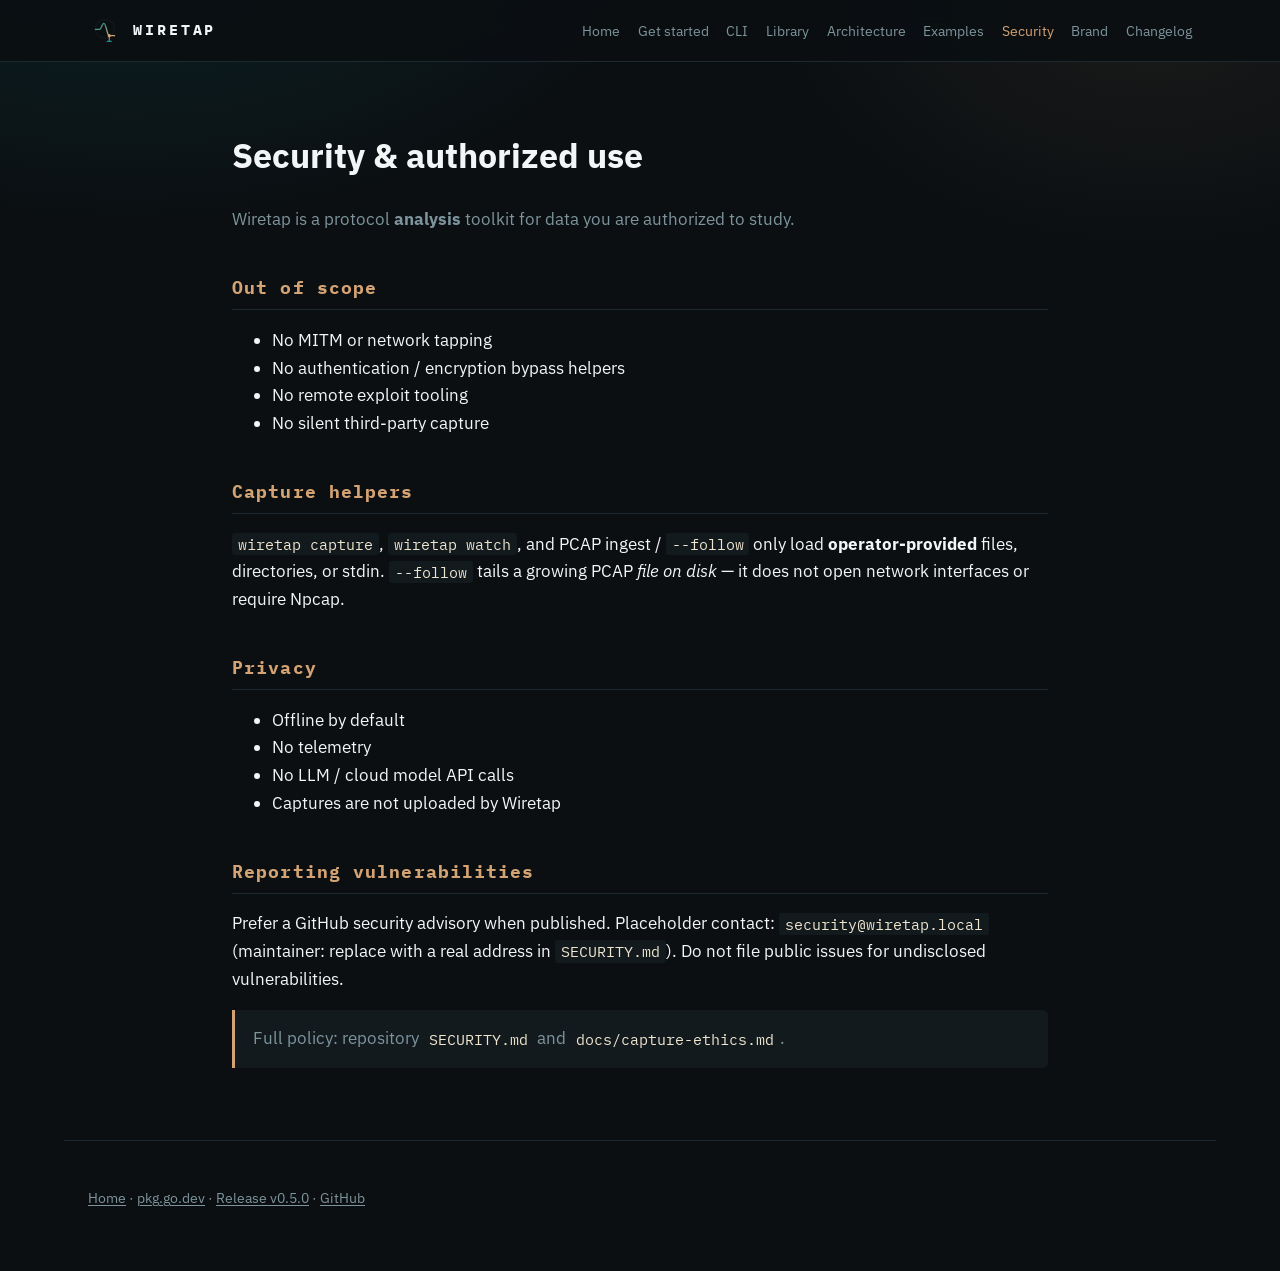
<file: docs-site/security.html>
<!DOCTYPE html>
<html lang="en">
<head>
  <meta charset="utf-8"/>
  <meta name="viewport" content="width=device-width, initial-scale=1"/>
  <title>Security — Wiretap</title>
  <link rel="icon" href="assets/favicon.svg" type="image/svg+xml"/>
  <link rel="stylesheet" href="css/brand.css"/>
</head>
<body>
  <header class="site-header">
    <div class="site-header-inner">
      <a class="brand-link" href="index.html"><img src="assets/logo-mark.svg" alt=""/>WIRETAP</a>
      <nav class="nav" aria-label="Primary">
        <a href="index.html">Home</a>
        <a href="get-started.html">Get started</a>
        <a href="cli.html">CLI</a>
        <a href="library.html">Library</a>
        <a href="architecture.html">Architecture</a>
        <a href="examples.html">Examples</a>
        <a href="security.html" aria-current="page">Security</a>
        <a href="branding.html">Brand</a>
        <a href="changelog.html">Changelog</a>
      </nav>
    </div>
  </header>

  <main>
    <h1>Security &amp; authorized use</h1>
    <p class="lead">Wiretap is a protocol <strong>analysis</strong> toolkit for data you are authorized to study.</p>

    <h2>Out of scope</h2>
    <ul>
      <li>No MITM or network tapping</li>
      <li>No authentication / encryption bypass helpers</li>
      <li>No remote exploit tooling</li>
      <li>No silent third-party capture</li>
    </ul>

    <h2>Capture helpers</h2>
    <p><code>wiretap capture</code>, <code>wiretap watch</code>, and PCAP ingest / <code>--follow</code> only load
    <strong>operator-provided</strong> files, directories, or stdin. <code>--follow</code> tails a growing
    PCAP <em>file on disk</em> — it does not open network interfaces or require Npcap.</p>

    <h2>Privacy</h2>
    <ul>
      <li>Offline by default</li>
      <li>No telemetry</li>
      <li>No LLM / cloud model API calls</li>
      <li>Captures are not uploaded by Wiretap</li>
    </ul>

    <h2>Reporting vulnerabilities</h2>
    <p>Prefer a GitHub security advisory when published. Placeholder contact:
    <code>security@wiretap.local</code> (maintainer: replace with a real address in
    <code>SECURITY.md</code>). Do not file public issues for undisclosed vulnerabilities.</p>

    <div class="note">
      Full policy: repository <code>SECURITY.md</code> and <code>docs/capture-ethics.md</code>.
    </div>
  </main>

  <footer class="site-footer">
    <p>
      <a href="index.html">Home</a> ·
      <a href="https://pkg.go.dev/github.com/theworker02/wiretap">pkg.go.dev</a> ·
      <a href="https://github.com/theworker02/wiretap/releases/tag/v0.5.0">Release v0.5.0</a> ·
      <a href="https://github.com/theworker02/wiretap">GitHub</a>
    </p>
  </footer>
</body>
</html>
</file>
<file: docs-site/css/brand.css>
/* Wiretap brand — theworker02 · see docs/brand.md */
@import url("https://fonts.googleapis.com/css2?family=IBM+Plex+Mono:wght@400;600;700&family=IBM+Plex+Sans:wght@400;500;600&display=swap");

:root {
  --wt-bg: #0b0f12;
  --wt-bg-elevated: #121a1e;
  --wt-bg-card: #151e23;
  --wt-grid: #1a2a30;
  --wt-ink: #148f8a;
  --wt-teal: #2a9d8f;
  --wt-gold: #d4a373;
  --wt-gold-dim: #b8894f;
  --wt-fg: #f3f6f7;
  --wt-fg-muted: #7d949c;
  --wt-cream: #f0e6d0;
  --wt-danger: #c45a5a;
  --wt-max: 54rem;
  --wt-font-mono: "IBM Plex Mono", ui-monospace, "Cascadia Code", Consolas, monospace;
  --wt-font-sans: "IBM Plex Sans", "Segoe UI", system-ui, sans-serif;
}

*,
*::before,
*::after { box-sizing: border-box; }

html { scroll-behavior: smooth; }

body {
  margin: 0;
  min-height: 100vh;
  font-family: var(--wt-font-sans);
  font-size: 1.05rem;
  line-height: 1.65;
  color: var(--wt-fg);
  background:
    radial-gradient(ellipse 80% 50% at 10% -10%, rgba(20, 143, 138, 0.18), transparent 55%),
    radial-gradient(ellipse 60% 40% at 90% 0%, rgba(212, 163, 115, 0.08), transparent 50%),
    var(--wt-bg);
}

a {
  color: var(--wt-gold);
  text-decoration-thickness: 1px;
  text-underline-offset: 0.15em;
}
a:hover { color: var(--wt-cream); }

img { max-width: 100%; height: auto; }

.site-header {
  position: sticky;
  top: 0;
  z-index: 10;
  border-bottom: 1px solid var(--wt-grid);
  background: rgba(11, 15, 18, 0.9);
  backdrop-filter: blur(12px);
}

.site-header-inner {
  max-width: 72rem;
  margin: 0 auto;
  padding: 0.85rem 1.5rem;
  display: flex;
  flex-wrap: wrap;
  align-items: center;
  gap: 0.75rem 1.25rem;
}

.brand-link {
  display: flex;
  align-items: center;
  gap: 0.7rem;
  color: var(--wt-fg);
  text-decoration: none;
  font-family: var(--wt-font-mono);
  font-weight: 700;
  letter-spacing: 0.2em;
  font-size: 0.92rem;
}
.brand-link img { width: 2.1rem; height: 2.1rem; border-radius: 0.45rem; }

.nav {
  display: flex;
  flex-wrap: wrap;
  gap: 0.35rem 1.1rem;
  margin-left: auto;
  font-size: 0.9rem;
}
.nav a {
  color: var(--wt-fg-muted);
  text-decoration: none;
  padding: 0.2rem 0;
}
.nav a:hover,
.nav a[aria-current="page"] { color: var(--wt-gold); }

main {
  max-width: var(--wt-max);
  margin: 0 auto;
  padding: 2.75rem 1.5rem 4.5rem;
}
main.wide { max-width: 72rem; }

.hero {
  padding: 2.5rem 0 2.75rem;
  border-bottom: 1px solid var(--wt-grid);
  margin-bottom: 2.75rem;
}
.hero-logo {
  display: block;
  width: min(100%, 38rem);
  margin: 0 0 1.75rem;
  border-radius: 0.5rem;
}
.hero h1 {
  margin: 0 0 0.85rem;
  font-family: var(--wt-font-mono);
  font-size: clamp(1.85rem, 4vw, 2.5rem);
  font-weight: 700;
  letter-spacing: 0.14em;
}
.hero .tagline {
  margin: 0 0 1.5rem;
  max-width: 38rem;
  color: var(--wt-fg-muted);
  font-size: 1.12rem;
}

.cta-row { display: flex; flex-wrap: wrap; gap: 0.75rem; }

.btn {
  display: inline-block;
  padding: 0.6rem 1.15rem;
  border: 1px solid var(--wt-teal);
  background: var(--wt-bg-elevated);
  color: var(--wt-fg);
  font-family: var(--wt-font-mono);
  font-size: 0.85rem;
  text-decoration: none;
  border-radius: 0.25rem;
  transition: border-color 0.15s ease, background 0.15s ease, transform 0.15s ease;
}
.btn:hover {
  border-color: var(--wt-gold);
  color: var(--wt-cream);
  background: var(--wt-bg-card);
  transform: translateY(-1px);
}
.btn-primary {
  border-color: var(--wt-gold);
  background: linear-gradient(135deg, #0f3d3a, #148f8a 70%);
}

h2 {
  margin-top: 2.4rem;
  font-family: var(--wt-font-mono);
  font-size: 1.15rem;
  letter-spacing: 0.06em;
  color: var(--wt-gold);
  border-bottom: 1px solid var(--wt-grid);
  padding-bottom: 0.4rem;
}
h3 { margin-top: 1.5rem; font-size: 1.05rem; }

.lead { color: var(--wt-fg-muted); font-size: 1.05rem; }

.feature-grid {
  display: grid;
  grid-template-columns: repeat(auto-fit, minmax(15.5rem, 1fr));
  gap: 1rem;
  margin: 1.5rem 0;
}
.feature {
  padding: 1.15rem 1.2rem;
  background: var(--wt-bg-card);
  border: 1px solid var(--wt-grid);
  border-left: 3px solid var(--wt-ink);
  border-radius: 0 0.35rem 0.35rem 0;
}
.feature h3 {
  margin: 0 0 0.45rem;
  font-family: var(--wt-font-mono);
  font-size: 0.95rem;
  color: var(--wt-gold);
}
.feature p {
  margin: 0;
  font-size: 0.92rem;
  color: var(--wt-fg-muted);
}

pre, code { font-family: var(--wt-font-mono); font-size: 0.88em; }
code {
  color: var(--wt-cream);
  background: var(--wt-bg-elevated);
  padding: 0.12em 0.4em;
  border-radius: 0.2rem;
}
pre {
  overflow-x: auto;
  padding: 1.1rem 1.2rem;
  background: #070a0c;
  border: 1px solid var(--wt-grid);
  border-radius: 0.35rem;
  color: var(--wt-fg);
  line-height: 1.5;
}
pre code { padding: 0; background: none; color: inherit; }

table {
  width: 100%;
  border-collapse: collapse;
  font-size: 0.92rem;
  margin: 1rem 0;
}
th, td {
  text-align: left;
  padding: 0.6rem 0.7rem;
  border-bottom: 1px solid var(--wt-grid);
  vertical-align: top;
}
th {
  color: var(--wt-gold);
  font-family: var(--wt-font-mono);
  font-weight: 600;
  font-size: 0.78rem;
  letter-spacing: 0.05em;
}

.note {
  padding: 0.95rem 1.1rem;
  border-left: 3px solid var(--wt-gold);
  background: var(--wt-bg-elevated);
  color: var(--wt-fg-muted);
  border-radius: 0 0.35rem 0.35rem 0;
}

.site-footer {
  max-width: 72rem;
  margin: 0 auto;
  padding: 2rem 1.5rem 3rem;
  border-top: 1px solid var(--wt-grid);
  color: var(--wt-fg-muted);
  font-size: 0.85rem;
}
.site-footer a { color: var(--wt-fg-muted); }
.site-footer a:hover { color: var(--wt-gold); }

.ascii {
  font-size: 0.7rem;
  line-height: 1.25;
  color: var(--wt-teal);
  overflow-x: auto;
  opacity: 0.85;
}

.meta-pill {
  display: inline-block;
  margin-right: 0.5rem;
  padding: 0.2rem 0.55rem;
  border: 1px solid var(--wt-grid);
  border-radius: 999px;
  color: var(--wt-fg-muted);
  font-family: var(--wt-font-mono);
  font-size: 0.75rem;
}

@media (max-width: 640px) {
  .nav { margin-left: 0; width: 100%; }
  .hero h1 { letter-spacing: 0.08em; }
}
</file>
<file: docs/styles.css>
:root {
  --navy: #0B1F33;
  --navy-2: #14324d;
  --gold: #C9A227;
  --gold-soft: #e6d08a;
  --paper: #f4efe3;
  --card: #fffdf8;
  --ink: #122433;
  --muted: #5a6874;
  --line: #d9d0ba;
  --code-bg: #0B1F33;
  --code-fg: #f4efe3;
  --shadow: 0 18px 40px rgba(11, 31, 51, 0.12);
}

* { box-sizing: border-box; }

html {
  scroll-behavior: smooth;
}

body {
  margin: 0;
  color: var(--ink);
  background:
    radial-gradient(1200px 420px at 10% -10%, rgba(201, 162, 39, 0.16), transparent 55%),
    linear-gradient(180deg, #f7f3ea 0%, var(--paper) 220px);
  font-family: "Iowan Old Style", "Palatino Linotype", Palatino, "Times New Roman", serif;
  line-height: 1.65;
}

.sans, nav, table, .btn, .kicker, footer {
  font-family: "Segoe UI", "Helvetica Neue", Arial, sans-serif;
}

a {
  color: var(--navy);
  text-decoration-color: var(--gold);
  text-underline-offset: 0.18em;
}

a:hover { color: #081524; }

.nav {
  position: sticky;
  top: 0;
  z-index: 20;
  display: flex;
  align-items: center;
  justify-content: space-between;
  gap: 1rem;
  padding: 0.7rem 1.4rem;
  background: rgba(11, 31, 51, 0.96);
  color: #fff;
  border-bottom: 3px solid var(--gold);
  backdrop-filter: blur(8px);
}

.nav a { color: #fff; text-decoration: none; }
.nav .links { display: flex; gap: 1.1rem; font-size: 0.92rem; letter-spacing: 0.02em; }
.nav .links a:hover { color: var(--gold-soft); }
.nav .brand-lockup {
  display: flex;
  align-items: center;
  gap: 0.65rem;
  font-weight: 650;
  letter-spacing: 0.04em;
}
.nav img { width: 32px; height: 32px; }

.hero {
  max-width: 980px;
  margin: 0 auto;
  padding: 3.2rem 1.4rem 1.4rem;
  display: grid;
  grid-template-columns: 96px 1fr;
  gap: 1.4rem;
  align-items: center;
}

.hero img {
  width: 96px;
  height: 96px;
  filter: drop-shadow(0 10px 18px rgba(11, 31, 51, 0.25));
}

.kicker {
  margin: 0 0 0.35rem;
  color: var(--gold);
  font-size: 0.78rem;
  letter-spacing: 0.16em;
  text-transform: uppercase;
  font-weight: 700;
}

h1 {
  margin: 0;
  font-size: clamp(2rem, 4vw, 3.1rem);
  line-height: 1.12;
  color: var(--navy);
}

.lede {
  margin: 0.7rem 0 0;
  max-width: 62ch;
  font-size: 1.15rem;
  color: var(--muted);
}

.badges { display: flex; flex-wrap: wrap; gap: 0.45rem; margin-top: 1rem; }
.badge {
  display: inline-block;
  padding: 0.18rem 0.55rem;
  border: 1px solid var(--gold);
  color: var(--navy);
  background: rgba(201, 162, 39, 0.12);
  font-size: 0.75rem;
  letter-spacing: 0.04em;
  border-radius: 999px;
}

.wrap {
  max-width: 980px;
  margin: 0 auto;
  padding: 0 1.4rem 4rem;
}

section {
  background: var(--card);
  border: 1px solid var(--line);
  border-radius: 16px;
  padding: 1.5rem 1.6rem 1.35rem;
  margin: 1.1rem 0;
  box-shadow: var(--shadow);
}

h2 {
  margin: 0 0 0.7rem;
  color: var(--navy);
  font-size: 1.35rem;
  padding-bottom: 0.45rem;
  border-bottom: 2px solid var(--gold);
  display: inline-block;
}

h3 { color: var(--navy-2); margin: 1.1rem 0 0.4rem; }

p { margin: 0.55rem 0; }

ul, ol { margin: 0.4rem 0 0.7rem; padding-left: 1.2rem; }

pre, code, kbd {
  font-family: "Cascadia Code", Consolas, "Courier New", monospace;
}

code, kbd {
  background: #efe8d6;
  padding: 0.08em 0.38em;
  border-radius: 4px;
  font-size: 0.92em;
}

pre {
  background: var(--code-bg);
  color: var(--code-fg);
  padding: 1rem 1.1rem;
  overflow-x: auto;
  border-radius: 10px;
  border-left: 5px solid var(--gold);
  font-size: 0.9rem;
  line-height: 1.5;
}

pre code { background: transparent; color: inherit; padding: 0; }

table {
  width: 100%;
  border-collapse: collapse;
  margin: 0.7rem 0 0.2rem;
  font-size: 0.95rem;
}

th, td {
  text-align: left;
  padding: 0.55rem 0.6rem;
  border-bottom: 1px solid var(--line);
  vertical-align: top;
}

th {
  color: var(--navy);
  background: #f3ead3;
  font-weight: 700;
}

.callout {
  background: #0B1F33;
  color: #f7f3ea;
  border-radius: 12px;
  padding: 1rem 1.15rem;
  margin: 0.9rem 0 0.2rem;
}
.callout strong { color: var(--gold-soft); }

.grid-2 {
  display: grid;
  grid-template-columns: 1fr 1fr;
  gap: 1rem;
}

.ok { color: #1d6b3a; font-weight: 700; }
.fail { color: #9b2c2c; font-weight: 700; }

footer {
  max-width: 980px;
  margin: 0 auto;
  padding: 0 1.4rem 2.5rem;
  color: var(--muted);
  font-size: 0.92rem;
}

@media (max-width: 760px) {
  .hero, .grid-2 { grid-template-columns: 1fr; }
  .nav { flex-direction: column; align-items: flex-start; }
}
</file>
